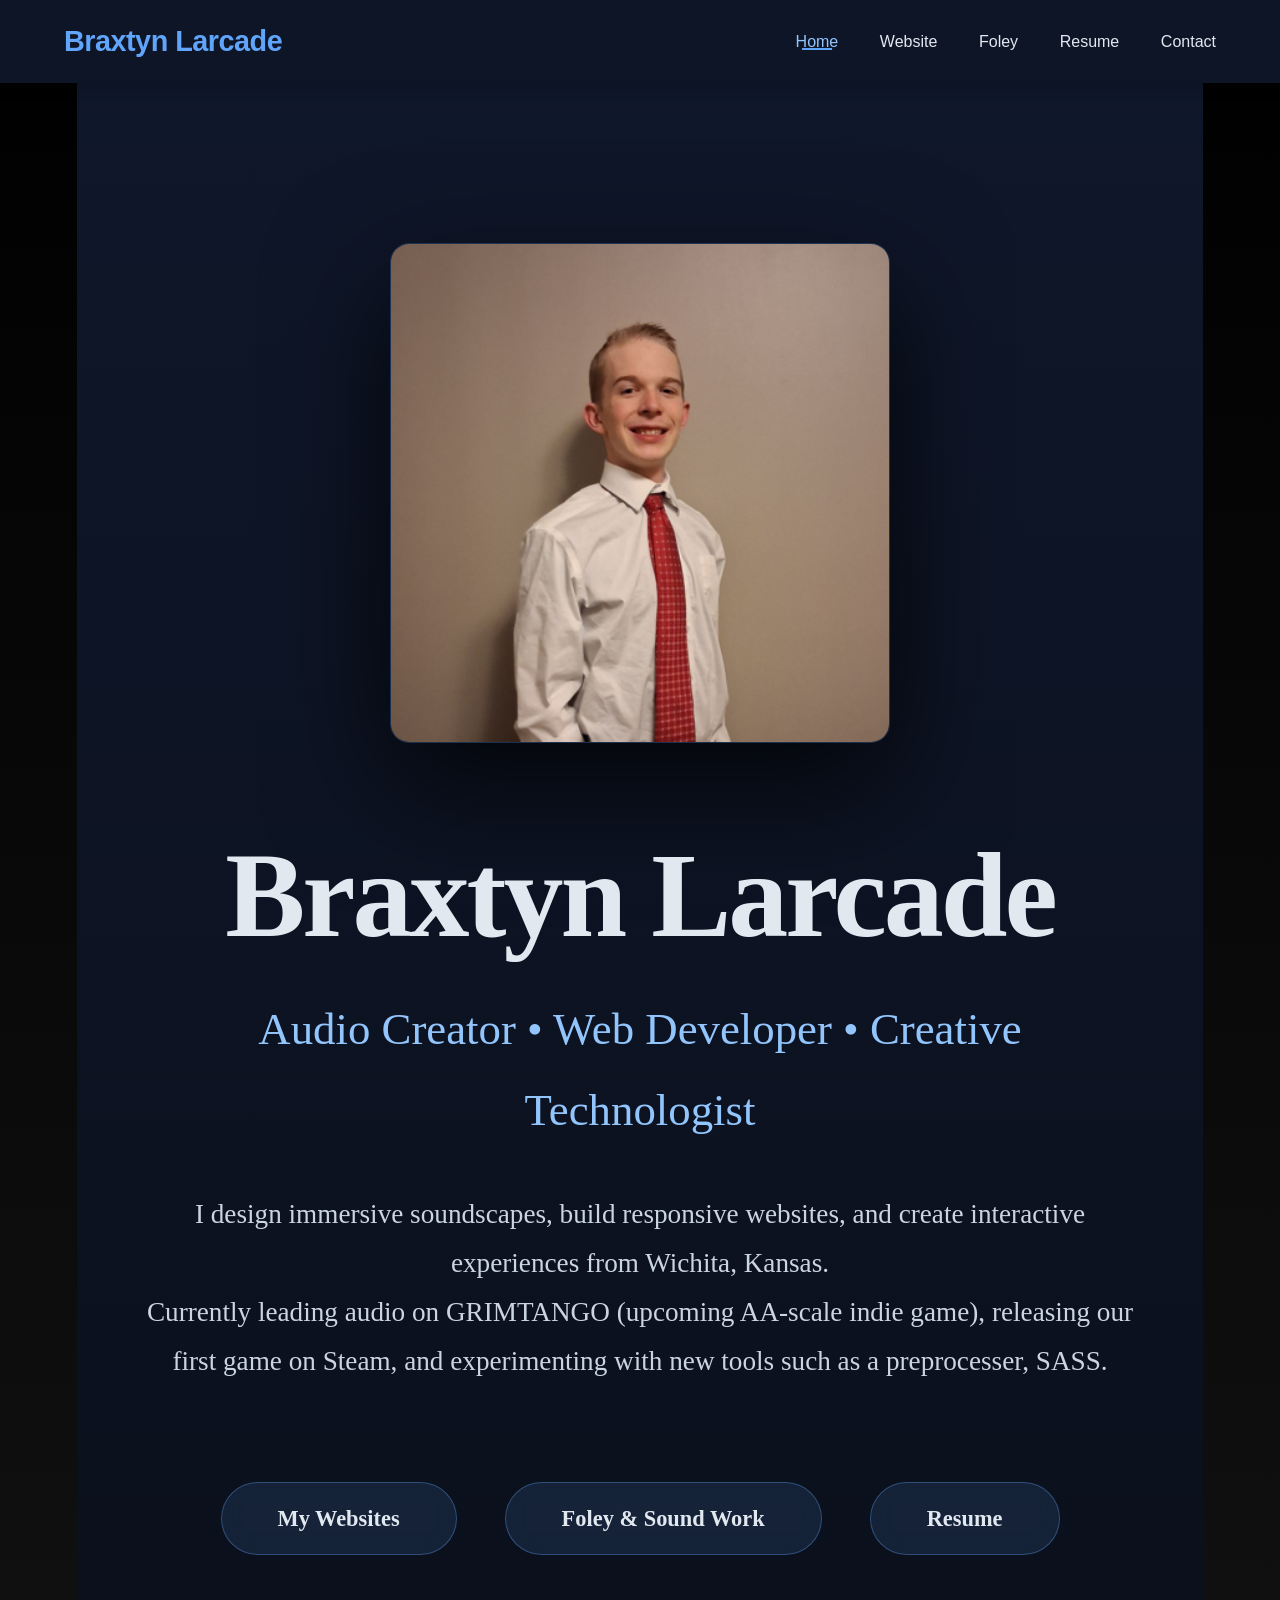
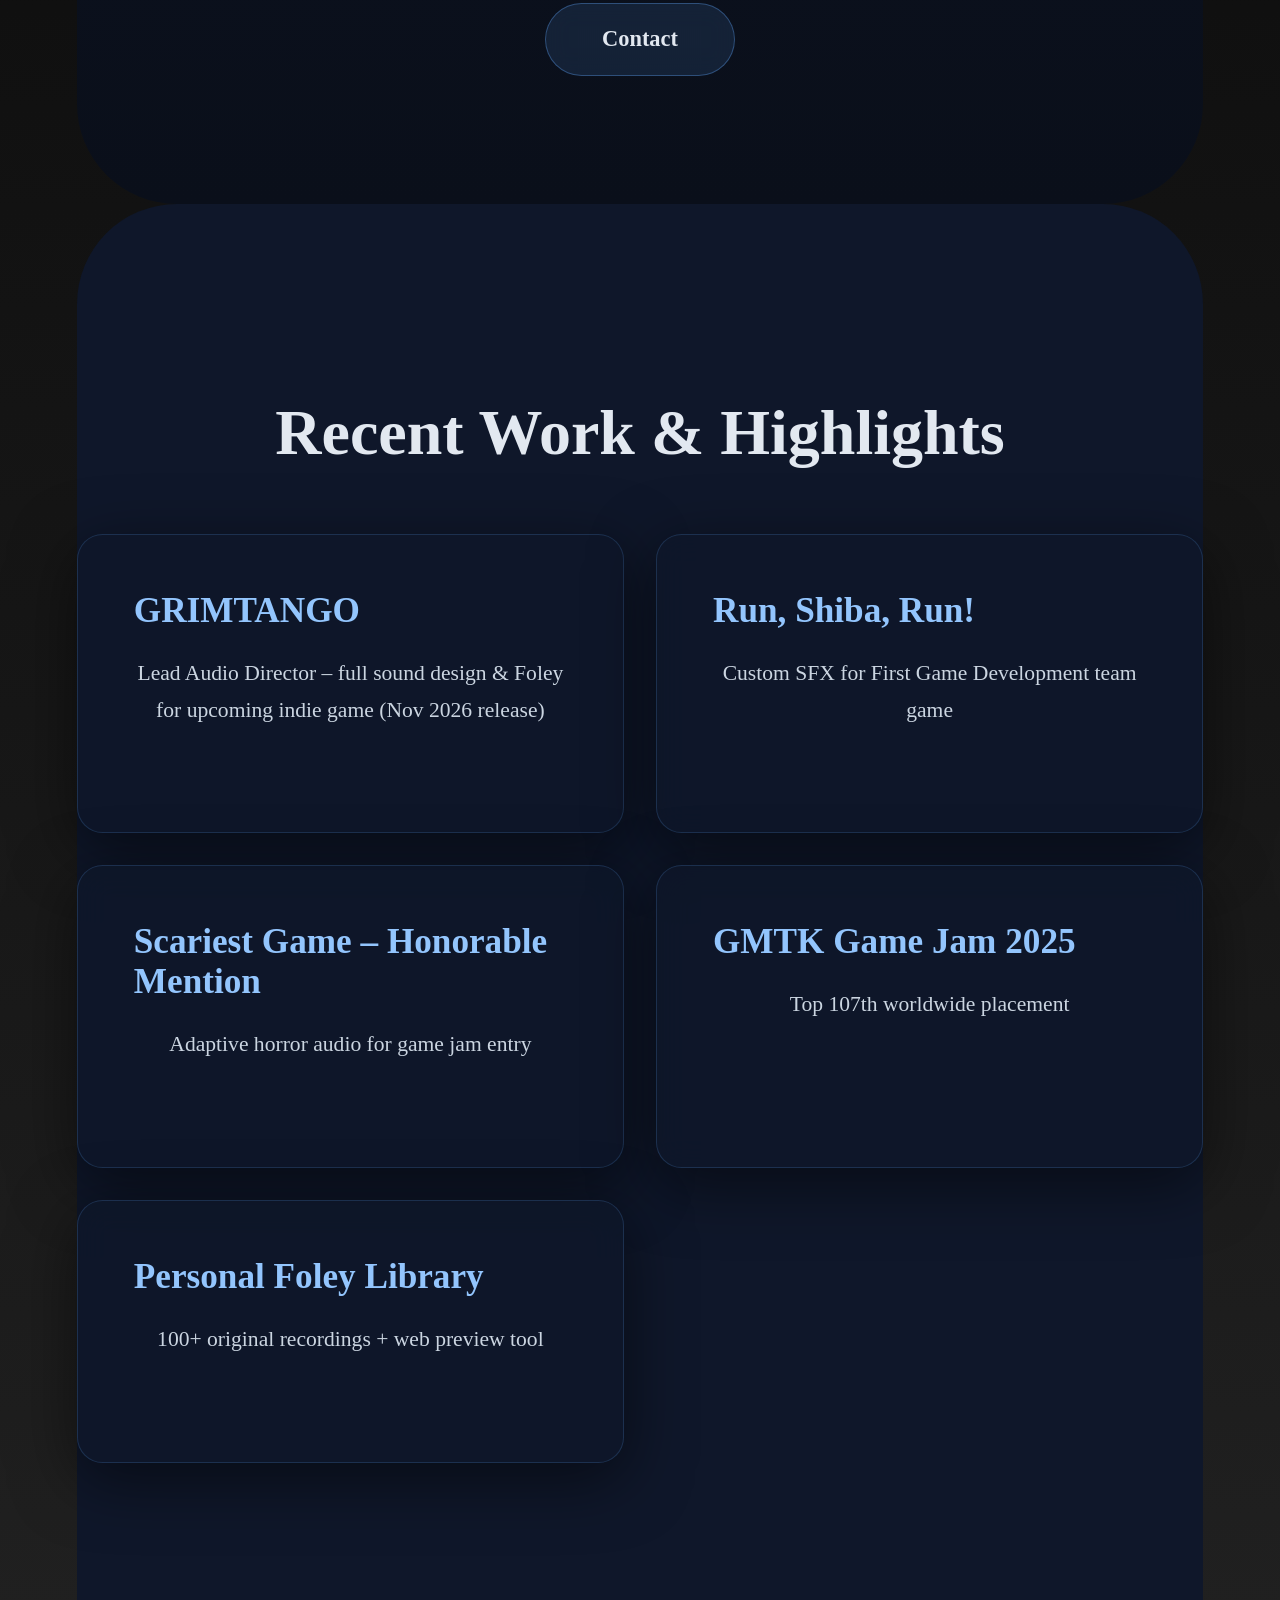
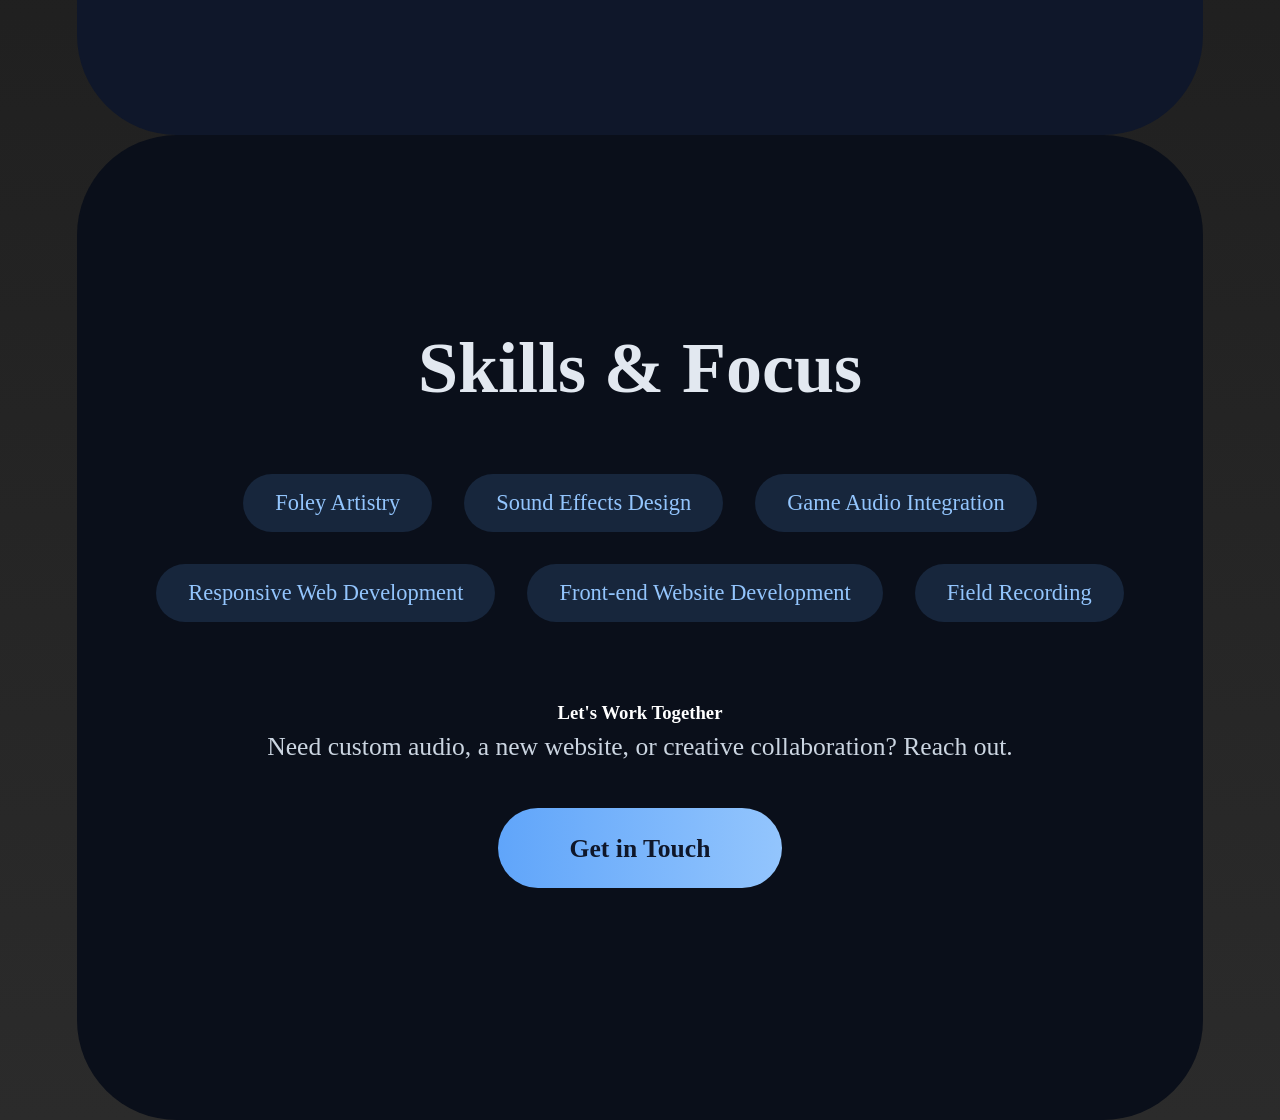
<file: index.html>
<!DOCTYPE html>
<html lang="en">

<head>
    <meta charset="UTF-8">
    <meta name="viewport" content="width=device-width, initial-scale=1.0">
    <title>Braxtyn Larcade | Audio, Web & Creative Developer</title>
    <link rel="stylesheet" href="css/index.css">
    <link href="https://fonts.googleapis.com/css2?family=Inter:wght@300;400;500;600;700&display=swap" rel="stylesheet">
</head>

<body class="dark-theme">
    <nav class="navbar">
        <a href="index.html" class="logo">Braxtyn Larcade</a>
        <button class="menu-toggle" aria-label="Toggle menu">☰</button>
        <ul class="nav-links">
            <li><a href="index.html" class="active">Home</a></li>
            <li><a href="website.html">Website</a></li>
            <li><a href="foley.html">Foley</a></li>
            <li><a href="resume.html">Resume</a></li>
            <li><a href="contact.html">Contact</a></li>
        </ul>
    </nav>

    <main class="home-main">
        <section class="hero-section">
            <div class="hero-content">
                <img src="images/portfolio-image.png" alt="Braxtyn Larcade – Creative Work" class="hero-image">
                <h1>Braxtyn Larcade</h1>
                <p class="tagline">
                    Audio Creator • Web Developer • Creative Technologist
                </p>
                <p class="intro">
                    I design immersive soundscapes, build responsive websites, and create interactive experiences from
                    Wichita, Kansas.<br>
                    Currently leading audio on GRIMTANGO (upcoming AA-scale indie game), releasing our first game on
                    Steam,
                    and experimenting with new tools such as a preprocesser, SASS.
                </p>

                <div class="quick-links">
                    <a href="websites.html" class="quick-link">My Websites</a>
                    <a href="foley.html" class="quick-link">Foley & Sound Work</a>
                    <a href="resume.html" class="quick-link">Resume</a>
                    <a href="#contact-link" class="quick-link">Contact</a>
                </div>
            </div>
        </section>

        <!-- Highlights / Recent Work -->
        <section class="highlights-section">
            <h2>Recent Work & Highlights</h2>
            <div class="highlights-grid">
                <div class="highlight-card">
                    <h3>GRIMTANGO</h3>
                    <p>Lead Audio Director – full sound design & Foley for upcoming indie game (Nov 2026 release)</p>
                </div>
                <div class="highlight-card">
                    <h3>Run, Shiba, Run!</h3>
                    <p>Custom SFX for First Game Development team game</p>
                </div>
                <div class="highlight-card">
                    <h3>Scariest Game – Honorable Mention</h3>
                    <p>Adaptive horror audio for game jam entry</p>
                </div>
                <div class="highlight-card">
                    <h3>GMTK Game Jam 2025</h3>
                    <p>Top 107th worldwide placement</p>
                </div>
                <div class="highlight-card">
                    <h3>Personal Foley Library</h3>
                    <p>100+ original recordings + web preview tool</p>
                </div>
            </div>
        </section>

        <!-- Quick Skills / CTA -->
        <section class="cta-section">
            <h2>Skills & Focus</h2>
            <div class="skills-grid">
                <span>Foley Artistry</span>
                <span>Sound Effects Design</span>
                <span>Game Audio Integration</span>
                <span>Responsive Web Development</span>
                <span>Front-end Website Development</span>
                <span>Field Recording</span>
            </div>

            <div class="cta-block">
                <h3>Let's Work Together</h3>
                <p>Need custom audio, a new website, or creative collaboration? Reach out.</p>
                <a href="#contact-link" class="cta-button">Get in Touch</a>
            </div>
        </section>
    </main>
    <script src="js/script.js"></script>
    <script src="js/home.js"></script>
</body>

</html>
</file>
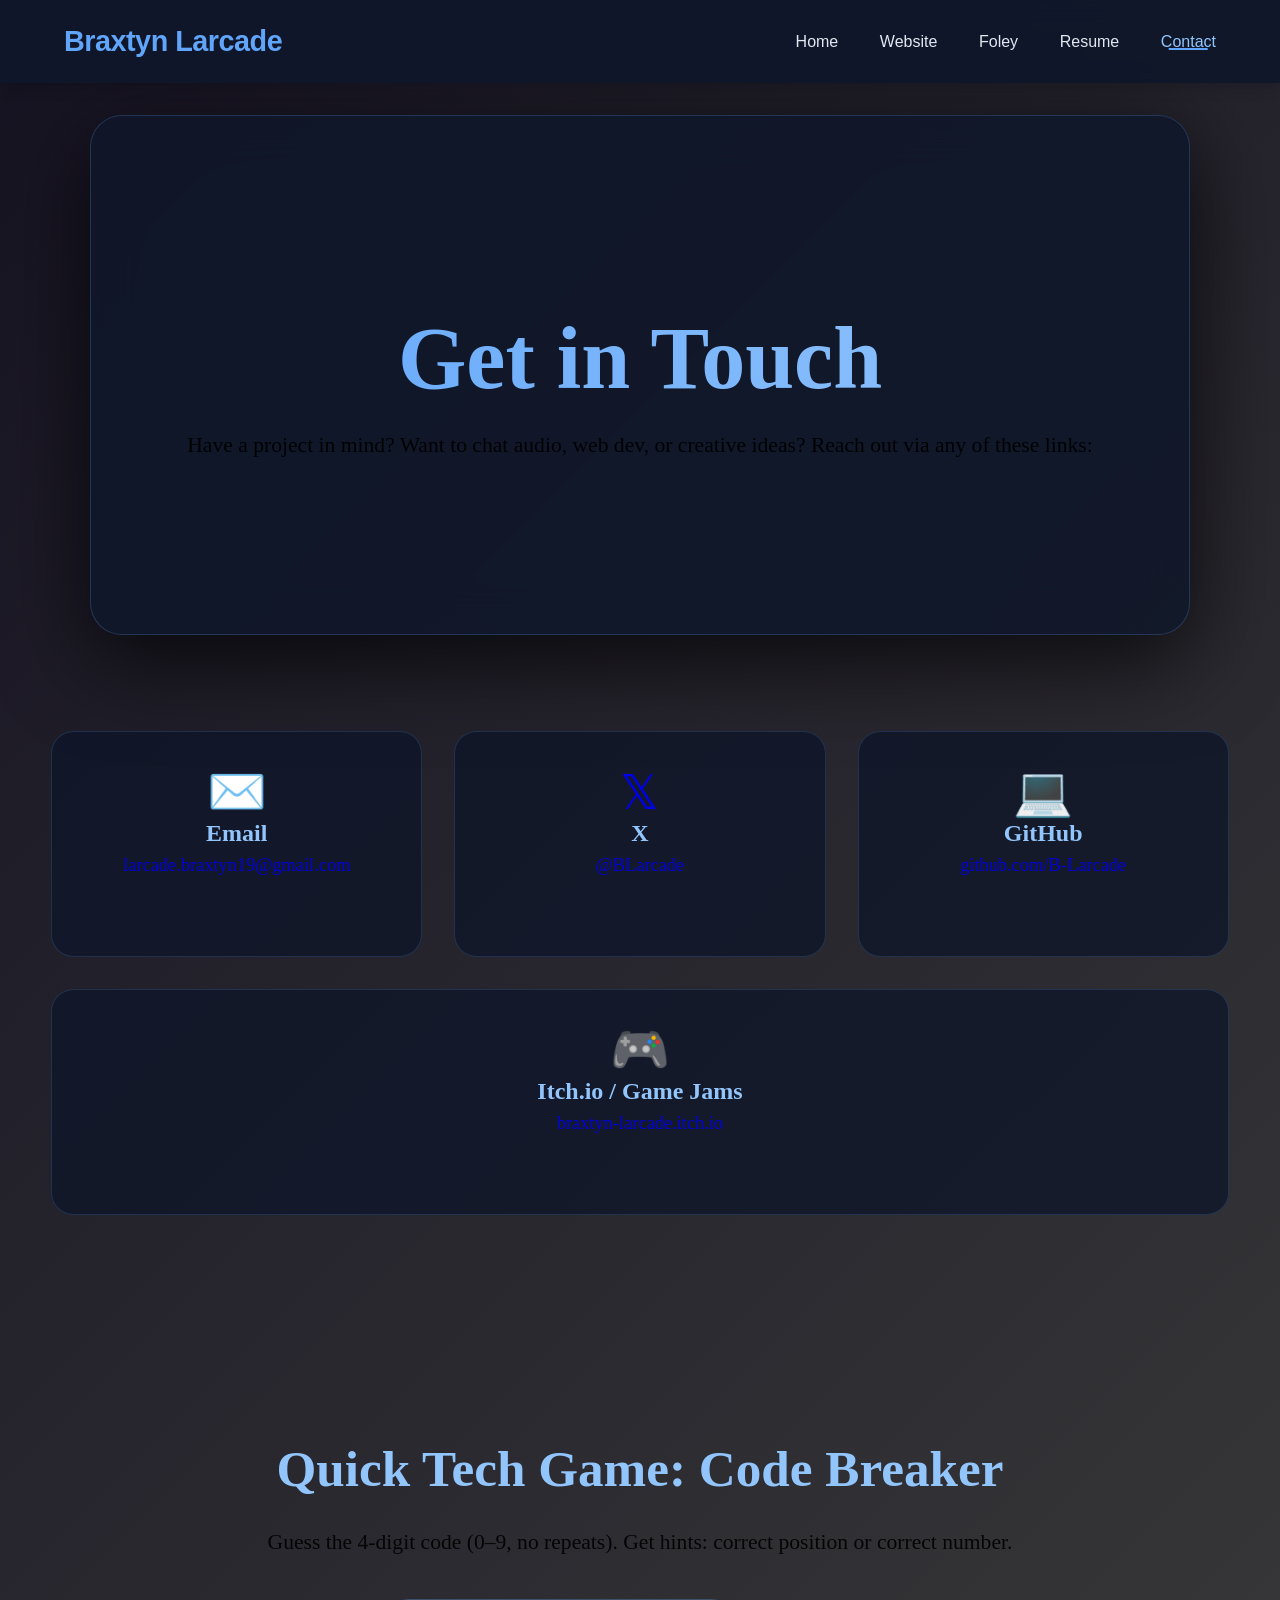
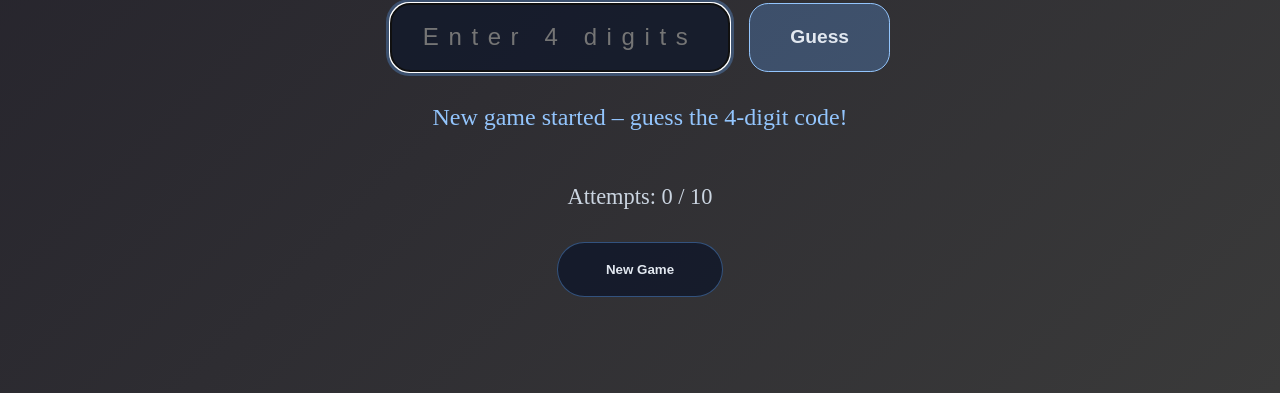
<file: contact.html>
<!DOCTYPE html>
<html lang="en">

<head>
    <meta charset="UTF-8">
    <meta name="viewport" content="width=device-width, initial-scale=1.0">
    <title>Contact | Braxtyn Larcade</title>
    <link rel="stylesheet" href="css/contact.css">
    <link href="https://fonts.googleapis.com/css2?family=Inter:wght@300;400;500;600;700&display=swap" rel="stylesheet">
</head>

<body class="dark-theme">
    <nav class="navbar">
        <a href="#" class="logo">Braxtyn Larcade</a>
        <button class="menu-toggle" aria-label="Toggle menu">☰</button>
        <ul class="nav-links">
            <li><a href="index.html">Home</a></li>
            <li><a href="website.html">Website</a></li>
            <li><a href="foley.html">Foley</a></li>
            <li><a href="resume.html">Resume</a></li>
            <li><a href="contact.html" class="active">Contact</a></li>
        </ul>
    </nav>

    <!-- Dark gradient background -->
    <div class="dark-bg"></div>

    <main class="contact-main">
        <header class="page-header glass-card">
            <h1>Get in Touch</h1>
            <p>
                Have a project in mind? Want to chat audio, web dev, or creative ideas? Reach out via any of these
                links:
            </p>
        </header>

        <section class="contact-section glass-card">
            <div class="contact-info">
                <a href="mailto:larcade.braxtyn19@gmail.com" class="contact-item">
                    <span class="icon">✉️</span>
                    <div>
                        <strong>Email</strong>
                        <p>larcade.braxtyn19@gmail.com</p>
                    </div>
                </a>

                <a href="https://x.com/BLarcade" target="_blank" class="contact-item">
                    <span class="icon">𝕏</span>
                    <div>
                        <strong>X</strong>
                        <p>@BLarcade</p>
                    </div>
                </a>

                <a href="https://github.com/B-Larcade" target="_blank" class="contact-item">
                    <span class="icon">💻</span>
                    <div>
                        <strong>GitHub</strong>
                        <p>github.com/B-Larcade</p>
                    </div>
                </a>

                <a href="https://braxtyn-larcade.itch.io" target="_blank" class="contact-item">
                    <span class="icon">🎮</span>
                    <div>
                        <strong>Itch.io / Game Jams</strong>
                        <p>braxtyn-larcade.itch.io</p>
                    </div>
                </a>
            </div>
        </section>

        <!-- Code Breaker Game – now in place of the form -->
        <section class="game-section glass-card">
            <h2>Quick Tech Game: Code Breaker</h2>
            <p>Guess the 4-digit code (0–9, no repeats). Get hints: correct position or correct number.</p>

            <div class="code-breaker">
                <div class="input-area">
                    <input type="text" id="guess-input" maxlength="4" placeholder="Enter 4 digits">
                    <button id="submit-guess">Guess</button>
                </div>
                <div id="feedback" class="feedback"></div>
                <div id="attempts">Attempts: 0 / 10</div>
                <button id="new-game" class="new-game-btn">New Game</button>
            </div>
        </section>
    </main>
    <script src="js/script.js"></script>
    <script src="js/contact.js"></script>
</body>

</html>
</file>
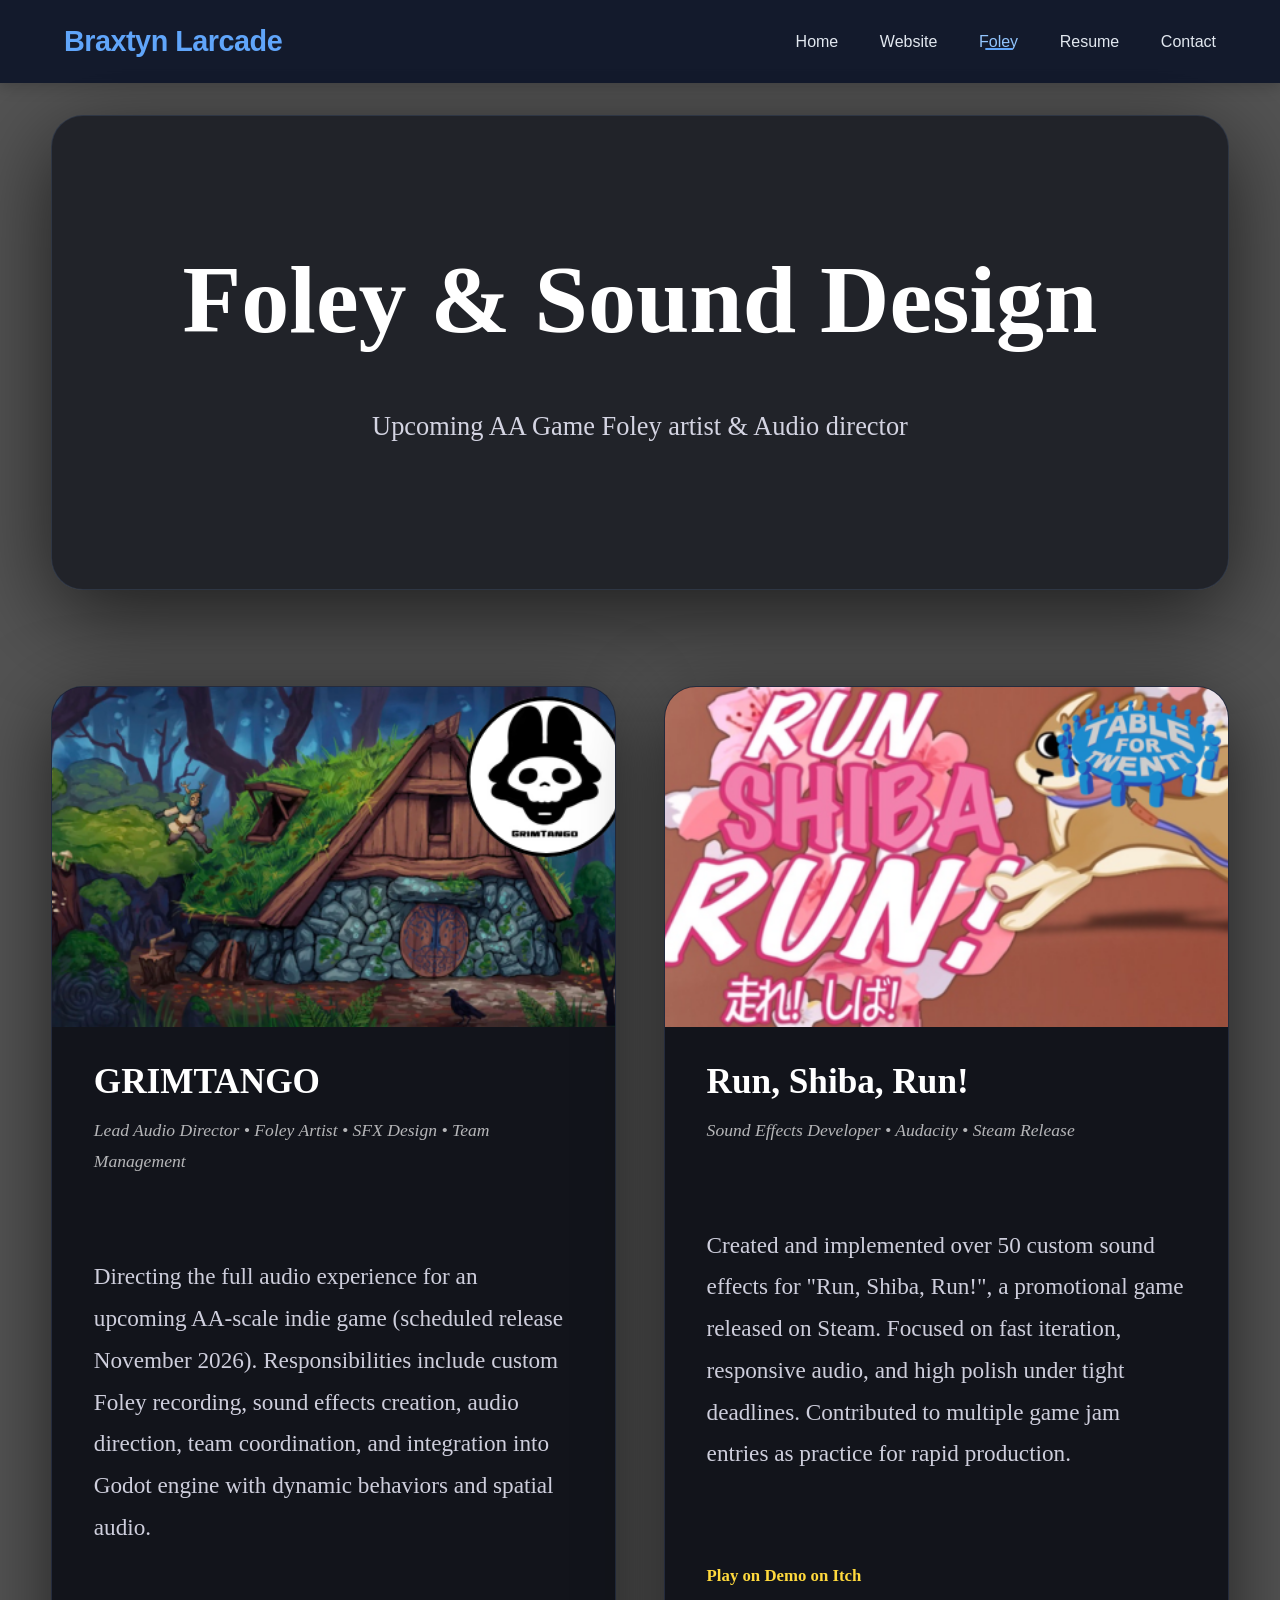
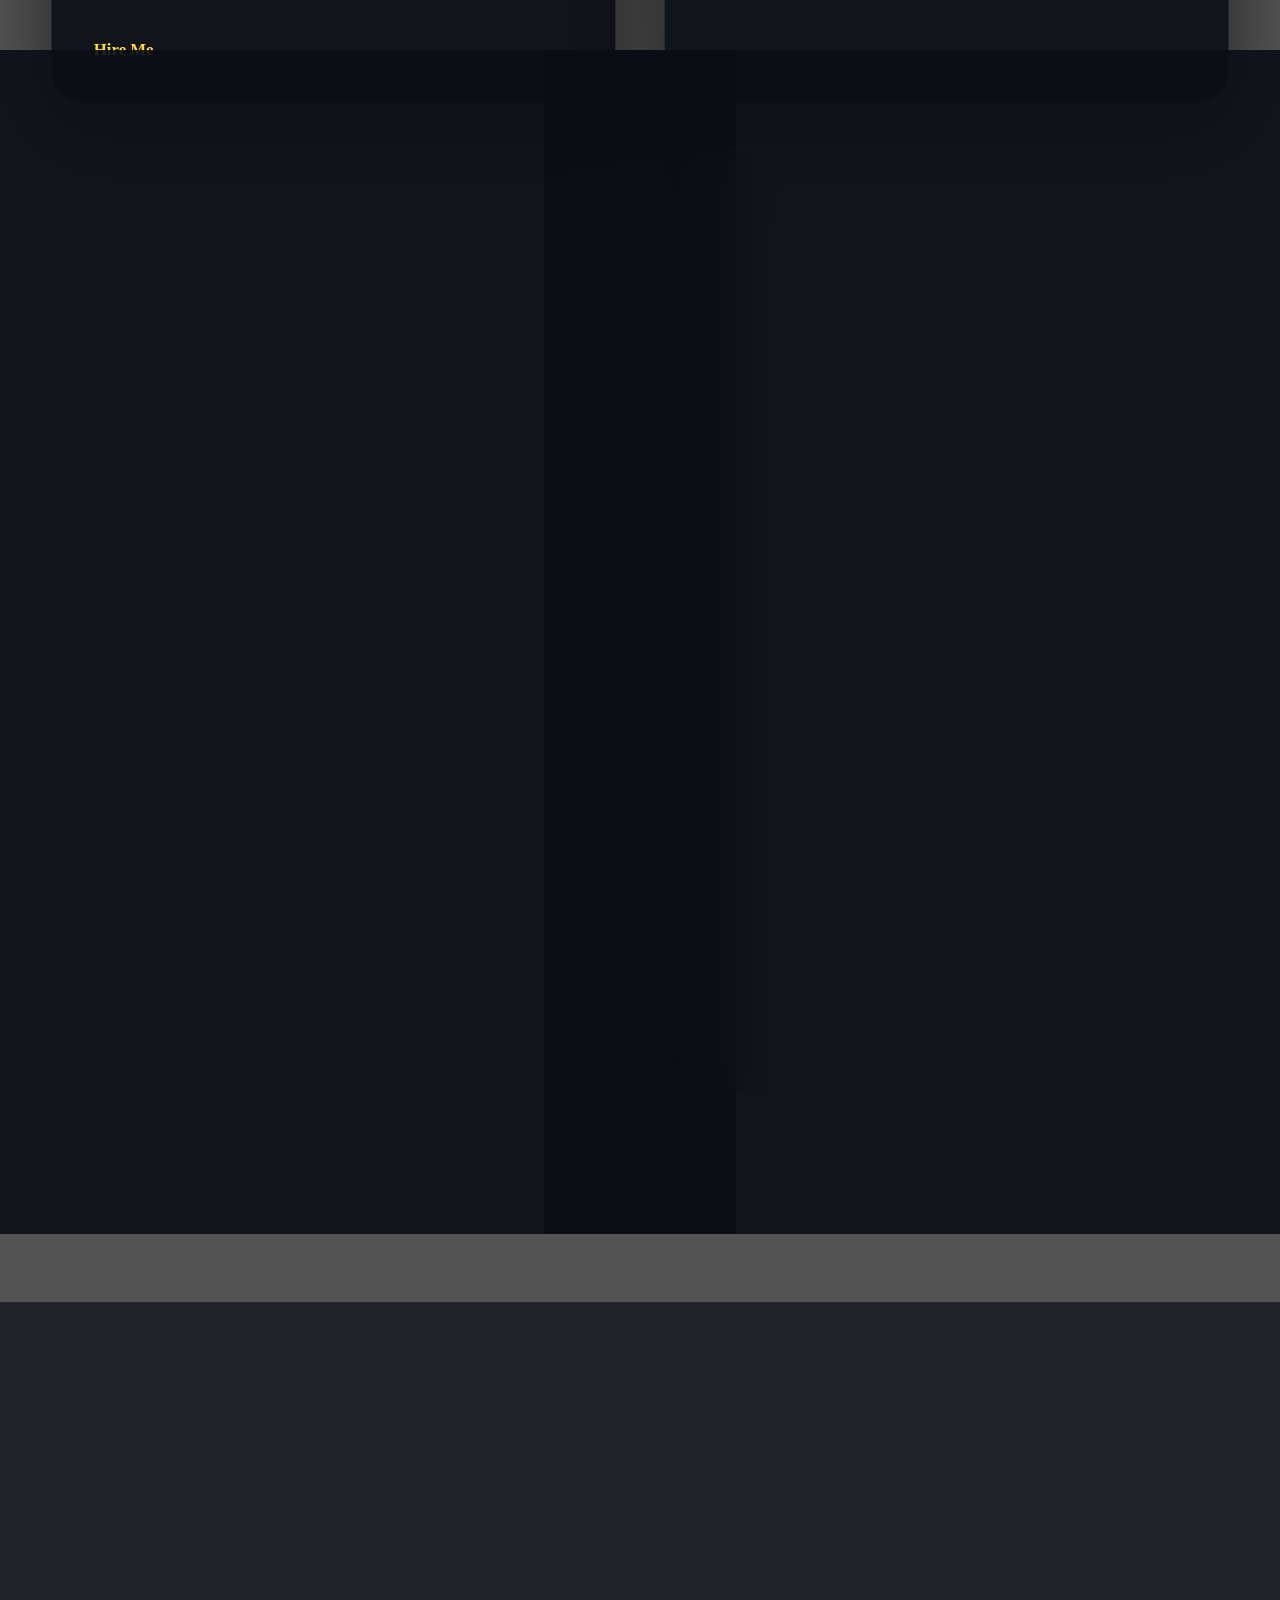
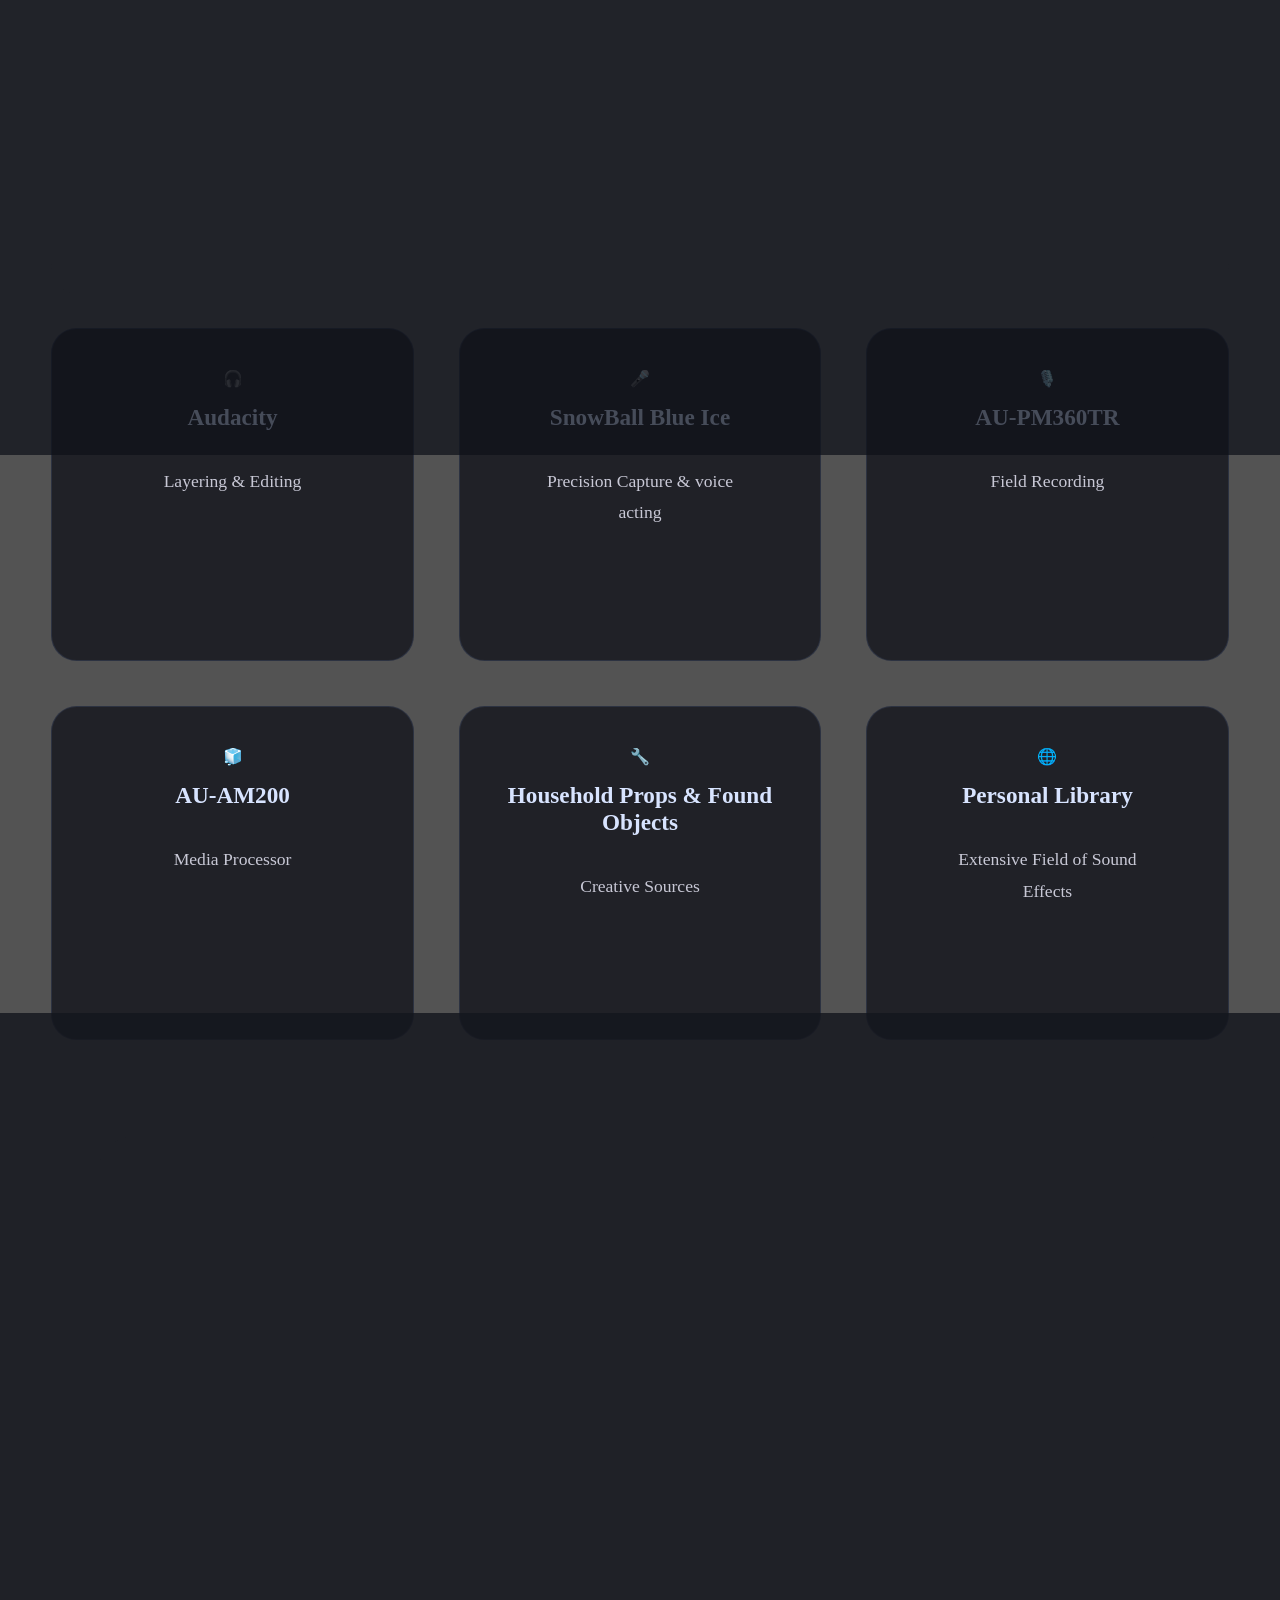
<file: foley.html>
<!DOCTYPE html>
<html lang="en">

<head>
    <meta charset="UTF-8">
    <meta name="viewport" content="width=device-width, initial-scale=1.0">
    <title>Foley & Sound Design | Braxtyn Larcade</title>
    <link rel="stylesheet" href="css/foley.css">
    <link href="https://fonts.googleapis.com/css2?family=Inter:wght@300;400;500;600;700&display=swap" rel="stylesheet">
</head>

<body class="dark-theme">
    <nav class="navbar">
        <a href="index.html" class="logo">Braxtyn Larcade</a>
        <button class="menu-toggle" aria-label="Toggle menu">☰</button>
        <ul class="nav-links">
            <li><a href="index.html">Home</a></li>
            <li><a href="website.html">Website</a></li>
            <li><a href="foley.html" class="active">Foley</a></li>
            <li><a href="resume.html">Resume</a></li>
            <li><a href="contact.html">Contact</a></li>
        </ul>
    </nav>

    <!-- Fireworks background canvas (blurred for softness) -->
    <canvas id="fireworks-canvas" class="background-canvas"></canvas>

    <main class="foley-main">
        <!-- Hero / Header -->
        <section class="hero-section glass-card">
            <h1 class="title-with-bg">Foley & Sound Design</h1>
            <p class="lead">
                Upcoming AA Game Foley artist & Audio director
            </p>
        </section>

        <!-- Projects Grid -->
        <section class="websites-grid">
            <article class="website-card glass-card">
                <div class="card-image">
                    <img src="images/grimtango-placeholder.png" alt="GRIMTANGO Audio"
                        onerror="this.src='https://via.placeholder.com/460x260/1a1e2a/ffffff?text=GRIMTANGO'">
                </div>
                <h3>GRIMTANGO</h3>
                <p class="tech">Lead Audio Director • Foley Artist • SFX Design • Team Management</p>
                <p>
                    Directing the full audio experience for an upcoming AA-scale indie game (scheduled release November
                    2026). Responsibilities include custom Foley recording, sound effects creation, audio direction,
                    team coordination, and integration into Godot engine with dynamic behaviors and spatial audio.
                </p>
                <div class="card-links">
                    <a href="contact.html" target="_blank">Hire Me</a>
                </div>
            </article>

            <article class="website-card glass-card">
                <div class="card-image">
                    <img src="images/shiba-placeholder.png" alt="Run Shiba Run SFX"
                        onerror="this.src='https://via.placeholder.com/460x260/1a1e2a/ffffff?text=Run+Shiba+Run'">
                </div>
                <h3>Run, Shiba, Run!</h3>
                <p class="tech">Sound Effects Developer • Audacity • Steam Release</p>
                <p>
                    Created and implemented over 50 custom sound effects for "Run, Shiba, Run!", a promotional game
                    released on Steam. Focused on fast iteration, responsive audio, and high polish under tight
                    deadlines. Contributed to multiple game jam entries as practice for rapid production.
                </p>
                <div class="card-links">
                    <a href="https://generalisk.itch.io/run-shiba-run" target="_blank">Play on Demo on Itch</a>
                </div>
            </article>

            <article class="website-card glass-card">
                <div class="card-image">
                    <img src="images/horror-jam-placeholder.png" alt="Horror Game Jam"
                        onerror="this.src='https://via.placeholder.com/460x260/1a1e2a/ffffff?text=Horror+Jam'">
                </div>
                <h3>Scariest Game – Honorable Mention</h3>
                <p class="tech">Sound Designer • Adaptive Horror Audio • Godot</p>
                <p>
                    Designed layered ambient tension, dynamic scare triggers, and immersive horror soundscapes for a
                    game jam entry. Earned Honorable Mention for Scariest Game. Focused on psychological audio design
                    and player-driven reactivity.
                </p>
                <div class="card-links">
                    <a href="https://fresh4.itch.io/gorefactory" target="_blank">Play on Itch.io</a>
                </div>
            </article>

            <article class="website-card glass-card">
                <div class="card-image">
                    <img src="images/jam-placeholder.png" alt="GMTK Jam"
                        onerror="this.src='https://via.placeholder.com/460x260/1a1e2a/ffffff?text=GMTK+Jam'">
                </div>
                <h3>GMTK Game Jam 2025</h3>
                <p class="tech">Career Starter • SFX & Ambience • Rapid Prototyping</p>
                <p>
                    Created sound effects for the first game in this career, kickstarted the notibility for the rest of
                    these more recent creation. Also, created the knowlege and prestige in Foley and Sound Effects
                    creation.
                    <br>
                    <br>
                    <br>
                </p>
                <div class="card-links">
                    <a href="https://cabycat.itch.io/death-of-the-flower" target="_blank">Play Entry</a>
                </div>
            </article>
        </section>

        <!-- Tools & Workflow Section -->
        <section class="tools-section glass-card">
            <div class="hero-section" id="tools">
                <h2>Tools & Workflow</h2>
                <p class="tools-intro">
                    I combine professional software with creative real-world recording techniques to achieve authentic,
                    high-quality sound.
                </p>
            </div>
            <div class="tools-grid">
                <div class="tool-item glass-inner">
                    <span class="tool-icon">🎧</span>
                    <strong>Audacity</strong>
                    <p>Layering & Editing</p>
                </div>
                <div class="tool-item glass-inner">
                    <span class="tool-icon">🎤</span>
                    <strong>SnowBall Blue Ice</strong>
                    <p>Precision Capture & voice acting</p>
                </div>
                <div class="tool-item glass-inner">
                    <span class="tool-icon">🎙️</span>
                    <strong>AU-PM360TR</strong>
                    <p>Field Recording</p>
                </div>
                <div class="tool-item glass-inner">
                    <span class="tool-icon">🧊</span>
                    <strong>AU-AM200</strong>
                    <p>Media Processor</p>
                </div>
                <div class="tool-item glass-inner">
                    <span class="tool-icon">🔧</span>
                    <strong>Household Props & Found Objects</strong>
                    <p>Creative Sources</p>
                </div>
                <div class="tool-item glass-inner">
                    <span class="tool-icon">🌐</span>
                    <strong>Personal Library</strong>
                    <p>Extensive Field of Sound Effects</p>
                </div>
            </div>
        </section>

        <!-- CTA Section -->
        <section class="cta-section glass-card">
            <h2>Ready to Make Your Project Sound Unforgettable?</h2>
            <p>
                When people see <b>Your game</b>, the sound effects make the game — I’d love to collaborate and
                bring your vision to life with custom Foley and sound design.
            </p>
            <a href="#contact-link" class="cta-button">Let's Talk Audio</a>
        </section>
    </main>

    <script src="js/script.js"></script>
</body>

</html>
</file>
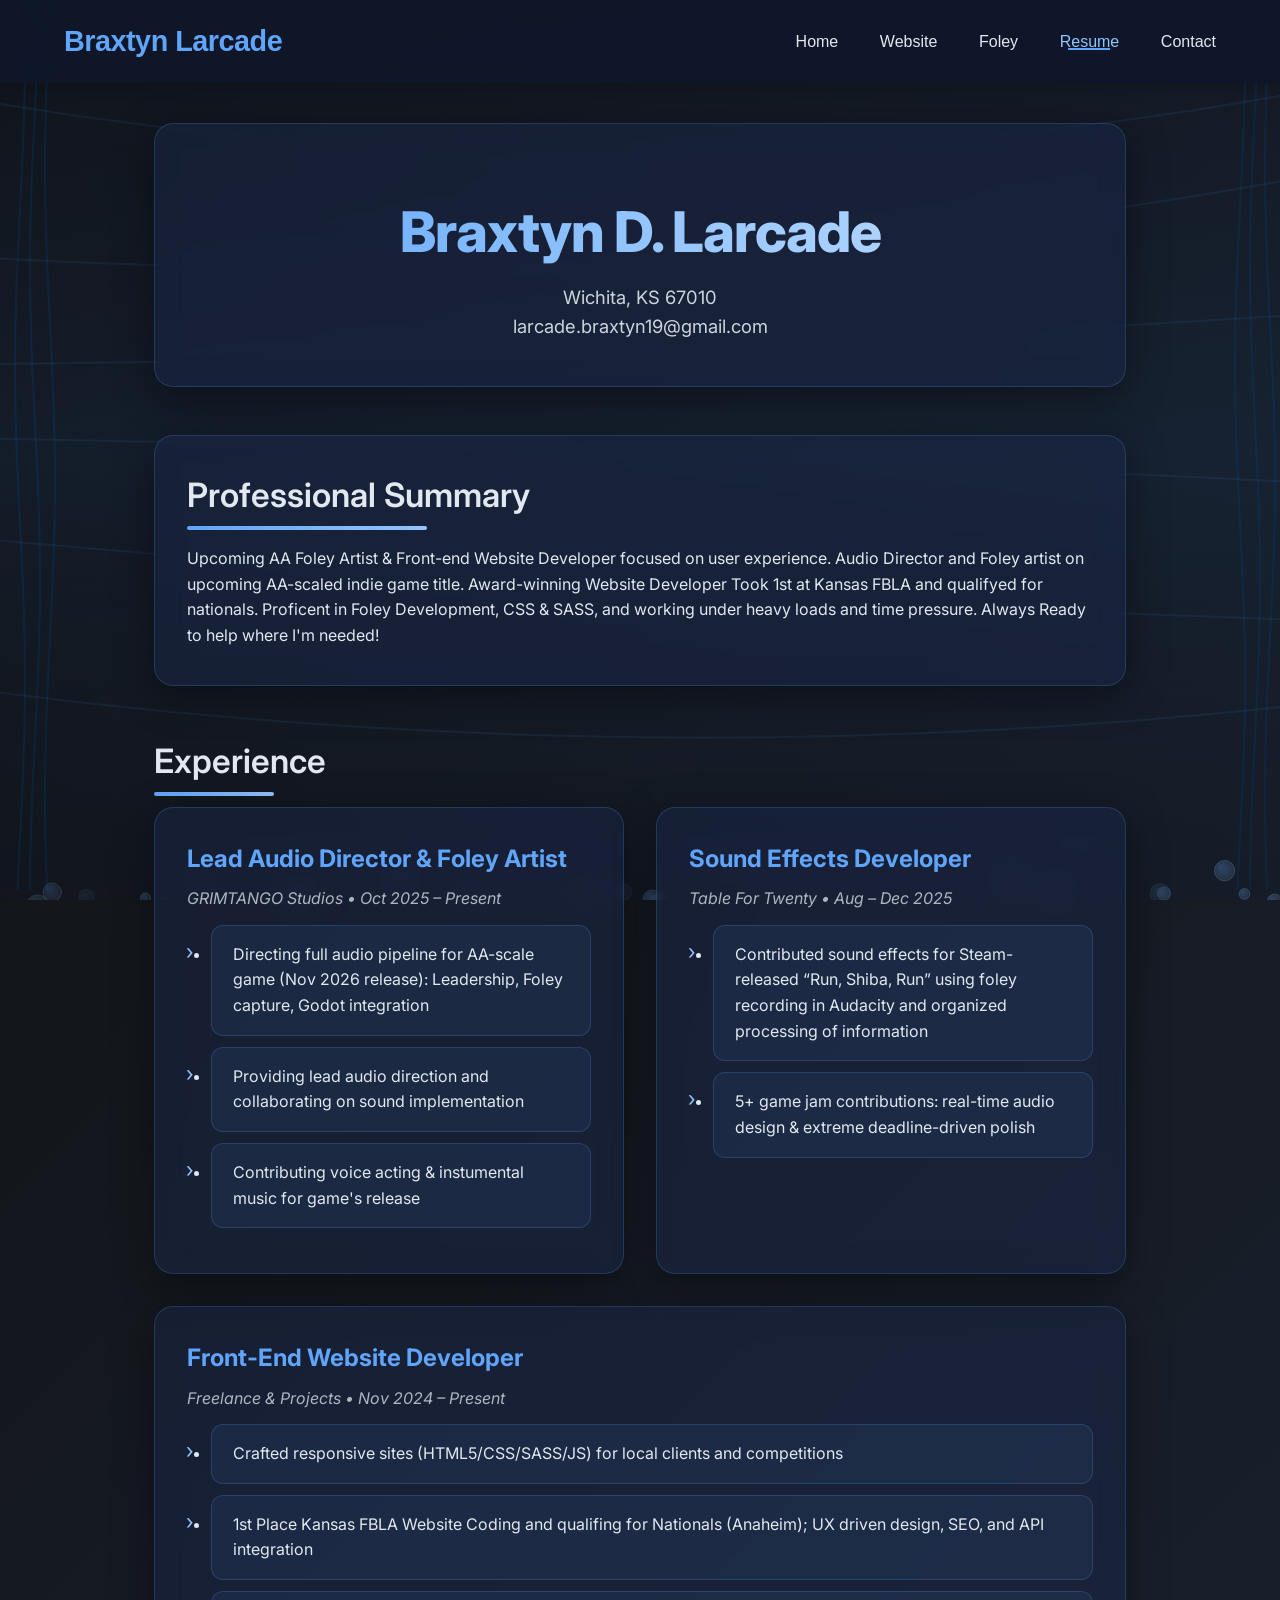
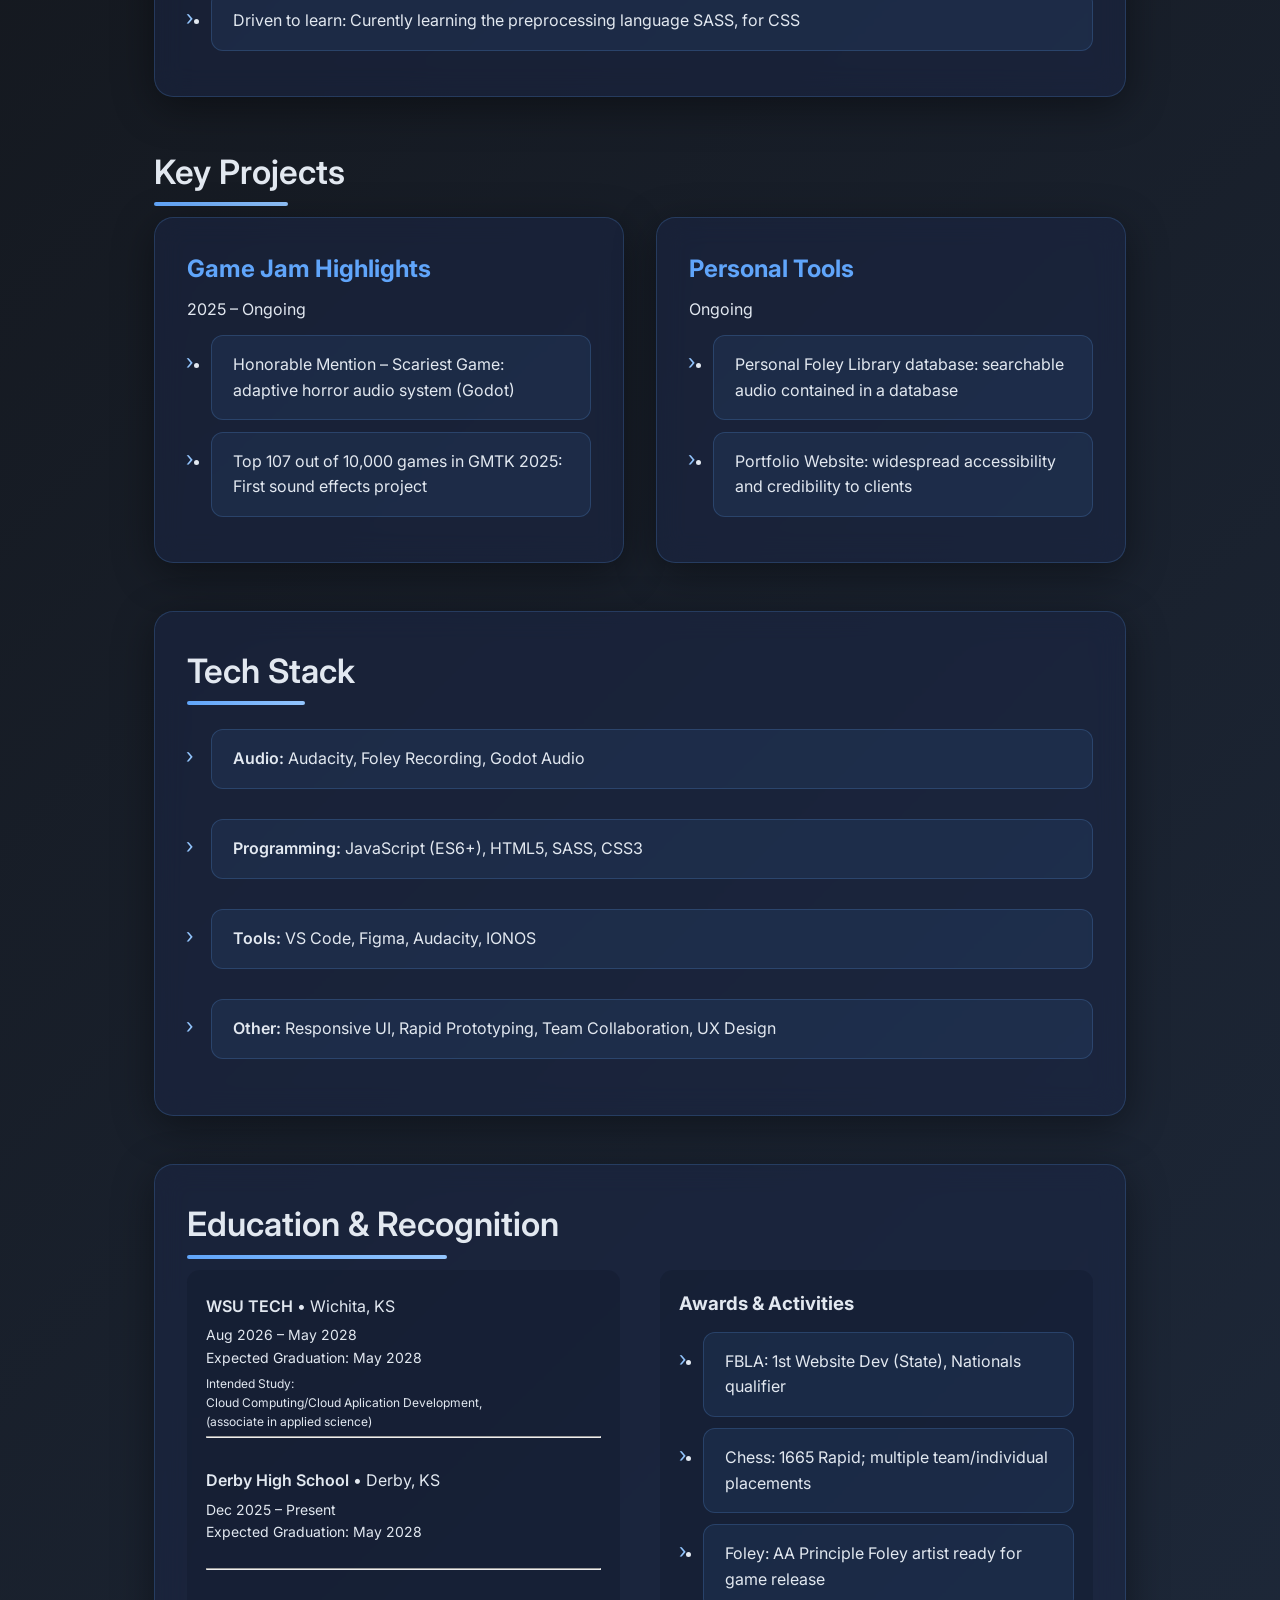
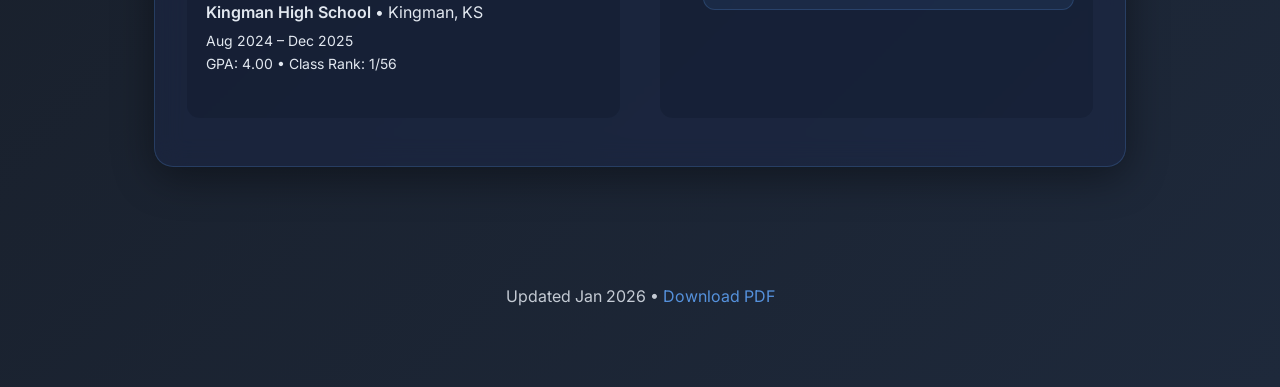
<file: resume.html>
<!DOCTYPE html>
<html lang="en">

<head>
    <meta charset="UTF-8">
    <meta name="viewport" content="width=device-width, initial-scale=1.0">
    <title>Resume | Braxtyn Larcade | Portfolio</title>
    <link rel="stylesheet" href="css/resume.css">
    <!-- Google Fonts for modern look -->
    <link href="https://fonts.googleapis.com/css2?family=Inter:wght@300;400;500;600;700&display=swap" rel="stylesheet">
</head>

<body class="dark-theme">
    <nav class="navbar">
        <a href="index.html" class="logo">Braxtyn Larcade</a>
        <button class="menu-toggle" aria-label="Toggle menu">☰</button>
        <ul class="nav-links">
            <li class="nav-selector"><a href="index.html" class="nav-hyperlinks">Home</a></li>
            <li class="nav-selector"><a href="website.html" class="nav-hyperlinks">Website</a></li>
            <li class="nav-selector"><a href="foley.html" class="nav-hyperlinks">Foley</a></li>
            <li class="nav-selector"><a href="resume.html" class="active nav-hyperlinks">Resume</a></li>
            <li class="nav-selector"><a href="contact.html" class="nav-hyperlinks">Contact</a></li>
        </ul>
    </nav>

    <main class="resume-container">
        <header class="resume-header glass-card">
            <h1>Braxtyn D. Larcade</h1>
            <p class="contact-info">
                Wichita, KS 67010<br>
                larcade.braxtyn19@gmail.com
            </p>
        </header>

        <section class="summary glass-card">
            <h2>Professional Summary</h2>
            <p>Upcoming AA Foley Artist & Front-end Website Developer focused on user experience. Audio Director and
                Foley artist on upcoming AA-scaled indie game title. Award-winning Website Developer Took 1st at Kansas
                FBLA and qualifyed for nationals. Proficent in Foley Development, CSS & SASS, and working under heavy
                loads and time pressure. Always Ready to help where I'm needed!</p>
        </section>

        <section class="experience">
            <h2>Experience</h2>
            <div class="experience-grid">
                <article class="job glass-card">
                    <h3>Lead Audio Director & Foley Artist</h3>
                    <p class="company-dates">GRIMTANGO Studios • Oct 2025 – Present</p>
                    <ul>
                        <li>Directing full audio pipeline for AA-scale game (Nov 2026 release): Leadership, Foley
                            capture, Godot integration</li>
                        <li>Providing lead audio direction and collaborating on sound implementation</li>
                        <li>Contributing voice acting & instumental music for game's release</li>
                    </ul>
                </article>

                <article class="job glass-card">
                    <h3>Sound Effects Developer</h3>
                    <p class="company-dates">Table For Twenty • Aug – Dec 2025</p>
                    <ul>
                        <li>Contributed sound effects for Steam-released “Run, Shiba, Run” using foley recording in
                            Audacity and organized processing of information</li>
                        <li>5+ game jam contributions: real-time audio design & extreme deadline-driven polish</li>
                    </ul>
                </article>

                <article class="job glass-card wide-card">
                    <h3>Front-End Website Developer</h3>
                    <p class="company-dates">Freelance & Projects • Nov 2024 – Present</p>
                    <ul>
                        <li>Crafted responsive sites (HTML5/CSS/SASS/JS) for local clients and competitions</li>
                        <li>1st Place Kansas FBLA Website Coding and qualifing for Nationals (Anaheim); UX driven
                            design, SEO, and API integration</li>
                        <li>Driven to learn: Curently learning the preprocessing language SASS, for CSS </li>
                    </ul>
                </article>
            </div>
        </section>

        <section class="projects">
            <h2>Key Projects</h2>
            <div class="projects-grid">
                <div class="project-card glass-card">
                    <h3>Game Jam Highlights</h3>
                    <p>2025 – Ongoing</p>
                    <ul>
                        <li>Honorable Mention – Scariest Game: adaptive horror audio system (Godot)</li>
                        <li>Top 107 out of 10,000 games in GMTK 2025: First sound effects project</li>
                    </ul>
                </div>
                <div class="project-card glass-card">
                    <h3>Personal Tools</h3>
                    <p>Ongoing</p>
                    <ul>
                        <li>Personal Foley Library database: searchable audio contained in a database</li>
                        <li>Portfolio Website: widespread accessibility and credibility to clients</li>
                    </ul>
                </div>
            </div>
        </section>

        <section class="skills glass-card">
            <h2>Tech Stack</h2>
            <ul class="skills-list">
                <li><strong>Audio:</strong> Audacity, Foley Recording, Godot Audio</li>
                <li><strong>Programming:</strong> JavaScript (ES6+), HTML5, SASS, CSS3</li>
                <li><strong>Tools:</strong> VS Code, Figma, Audacity, IONOS</li>
                <li><strong>Other:</strong> Responsive UI, Rapid Prototyping, Team Collaboration, UX Design</li>
            </ul>
        </section>

        <section class="education-awards glass-card">
            <h2>Education & Recognition</h2>
            <div class="split-columns">
                <div class="edu-column glass-inner">
                    <div class="edu-item">
                        <p><strong>WSU TECH</strong> • Wichita, KS</p>
                        <p class="paragraph-verion-1">Aug 2026 – May 2028<br>Expected Graduation: May 2028</p>
                        <p class="paragraph-verion-2">Intended Study: <br> Cloud Computing/Cloud Aplication
                            Development,<br>
                            (associate in applied science)
                        </p>
                        <hr>
                        <br>
                        <p><strong>Derby High School</strong> • Derby, KS</p>
                        <p class="paragraph-verion-1">Dec 2025 – Present<br>Expected Graduation: May 2028</p>
                    </div>
                    <hr>
                    <br>
                    <div class="edu-item">
                        <p><strong>Kingman High School</strong> • Kingman, KS</p>
                        <p class="paragraph-verion-1">Aug 2024 – Dec 2025<br>GPA: 4.00 • Class Rank: 1/56</p>
                    </div>
                </div>
                <div class="awards-column glass-inner">
                    <h3>Awards & Activities</h3>
                    <ul>
                        <li>FBLA: 1st Website Dev (State), Nationals qualifier</li>
                        <li>Chess: 1665 Rapid; multiple team/individual placements</li>
                        <li>Foley: AA Principle Foley artist ready for game release</li>
                    </ul>
                </div>
            </div>
        </section>

        <footer class="resume-footer">
            <p>Updated Jan 2026 • <a href="Braxtyn_Larcade_Resume.pdf" download>Download PDF</a></p>
        </footer>
    </main>

    <!-- Canvas for animations, DO NOT TOUCH, TOOK way too long to perfect! -->
    <canvas id="side-animation-left" class="side-animation"></canvas>
    <canvas id="ocean-canvas" class="ocean-canvas"></canvas>
    <canvas id="bubble-canvas" class="bubble-canvas"></canvas>
    <canvas id="side-animation-right" class="side-animation"></canvas>

    <script src="js/script.js"></script>
    <script src="js/resume_canvas.js"></script>
</body>

</html>
</file>
<file: css/index.css>
* {
  margin: 0;
  padding: 0;
  box-sizing: border-box;
}

.navbar,
.navbar a,
.navbar button,
.logo {
  line-height: 1;
}

.navbar {
  display: flex;
  justify-content: space-between;
  align-items: center;
  height: 5.2rem;
  padding: 0 5%;
  background-color: rgba(15, 23, 42, 0.94);
  color: #e2e8f0;
  position: sticky;
  top: 0;
  z-index: 1000;
  font-family: helvetica, arial;
  font-smooth: always;
  backdrop-filter: blur(10px);
  -webkit-backdrop-filter: blur(10px);
  box-shadow: 0 4px 14px rgba(0, 0, 0, 0.18);
}

.logo {
  font-size: 1.8rem;
  font-weight: 800;
  color: #60a5fa;
  text-decoration: none;
  letter-spacing: -0.5px;
}

.nav-links {
  display: flex;
  gap: 2.6rem;
  list-style: none;
}
.nav-links a {
  position: relative;
  font-size: 1rem;
  color: #e2e8f0;
  text-decoration: none;
  font-weight: 500;
  transition: color 0.22s ease;
}
.nav-links a::after {
  content: "";
  position: absolute;
  width: 0;
  height: 2px;
  bottom: 0;
  left: 50%;
  background: #60a5fa;
  transition: width 0.3s ease-out;
  transform: translateX(-50%);
}
.nav-links a:hover::after,
.nav-links a.active::after {
  width: 70%;
}
.nav-links a:hover,
.nav-links a.active {
  color: #93c5fd;
}

.menu-toggle {
  display: none;
  font-size: 2.2rem;
  background: none;
  border: none;
  color: #e2e8f0;
  cursor: pointer;
  padding: 0.6rem;
}

@media (max-width: 768px) {
  .menu-toggle {
    display: block;
  }
  .nav-links.active {
    transform: translateY(0);
    opacity: 1;
    visibility: visible;
    pointer-events: all;
  }
  .nav-links {
    position: absolute;
    top: 100%;
    left: 0;
    right: 0;
    flex-direction: column;
    background: rgba(15, 23, 42, 0.98);
    padding: 2rem 5% 2.5rem;
    gap: 0.8rem;
    transform: translateY(-20px);
    opacity: 0;
    visibility: hidden;
    pointer-events: none;
    transition: all 0.45s cubic-bezier(0.16, 1, 0.3, 1);
    -webkit-backdrop-filter: blur(10px);
            backdrop-filter: blur(10px);
  }
  .nav-links a {
    display: block;
    padding: 1.15rem 1.4rem;
    font-size: 1.15rem;
    border-radius: 8px;
    transition: all 0.35s ease-out;
  }
  .nav-links a:hover,
  .nav-links a.active {
    background: rgba(96, 165, 250, 0.18);
    color: #60a5fa;
    transform: 8px;
  }
  .nav-links a::after {
    display: none;
  }
}
body {
  background: linear-gradient(to bottom, black, #2b2b2b);
}

.home-main {
  max-width: 1600px;
  margin: 0 auto;
  padding: 0 6%;
}

.hero-section {
  min-height: 100vh;
  display: flex;
  align-items: center;
  justify-content: center;
  padding: 10rem 4rem 8rem;
  text-align: center;
  background: linear-gradient(to bottom, #0f172a, #0a0f1a);
  border-radius: 0 0 100px 100px;
}

.hero-content {
  max-width: 1200px;
}

.hero-image {
  width: 100%;
  max-width: 500px;
  border-radius: 1.2rem;
  margin-bottom: 5rem;
  box-shadow: 0 40px 120px rgba(0, 0, 0, 0.8);
  border: 1px solid rgba(96, 165, 250, 0.2);
  transition: all 1s;
}
.hero-image:hover {
  scale: 1.12;
}

h1 {
  font-size: 7.5rem;
  font-weight: 900;
  color: #e2e8f0;
  margin-bottom: 1.5rem;
  letter-spacing: -3px;
}

.tagline {
  font-size: 2.8rem;
  color: #93c5fd;
  margin-bottom: 2.5rem;
  font-weight: 500;
}

.intro {
  font-size: 1.7rem;
  max-width: 1000px;
  margin: 0 auto 6rem;
  color: #cbd5e1;
  line-height: 1.8;
}

.quick-links {
  display: flex;
  justify-content: center;
  gap: 3rem;
  flex-wrap: wrap;
}
.quick-links .quick-link {
  padding: 1.4rem 3.5rem;
  background: rgba(96, 165, 250, 0.12);
  -webkit-backdrop-filter: blur(12px);
          backdrop-filter: blur(12px);
  border: 1px solid rgba(96, 165, 250, 0.35);
  border-radius: 3rem;
  color: #e2e8f0;
  text-decoration: none;
  font-weight: 600;
  font-size: 1.4rem;
  transition: all 0.4s ease;
}

a:not(.logo, .nav-links a):hover {
  background: rgba(96, 165, 250, 0.25);
  transform: translateY(-6px);
  box-shadow: 0 20px 60px rgba(96, 165, 250, 0.3);
}

.highlights-section {
  padding: 12rem 0 16rem;
  background: #0f172a;
  border-radius: 100px;
}

h2 {
  text-align: center;
  font-size: 4.2rem;
  color: #e2e8f0;
  margin-bottom: 6rem;
}

.highlights-grid {
  display: grid;
  grid-template-columns: repeat(auto-fit, minmax(380px, 1fr));
  gap: 2rem;
  margin: 1rem 0 1rem 0;
}

.highlight-card {
  background: rgba(15, 23, 42, 0.7);
  -webkit-backdrop-filter: blur(16px);
          backdrop-filter: blur(16px);
  border-radius: 1.6rem;
  padding: 3.5rem;
  border: 1px solid rgba(96, 165, 250, 0.18);
  box-shadow: 0 16px 64px rgba(0, 0, 0, 0.5);
  transition: all 0.5s ease;
}
.highlight-card:hover {
  transform: translateY(-12px);
  box-shadow: 0 32px 100px rgba(96, 165, 250, 0.25);
}
.highlight-card h3 {
  font-size: 2.2rem;
  color: #93c5fd;
  margin-bottom: 1.5rem;
}
.highlight-card p {
  font-size: 1.35rem;
  color: #cbd5e1;
  line-height: 1.7;
}

.about-section {
  padding: 12rem 0 8rem;
  background: linear-gradient(to bottom, #0f172a, #0a0f1a);
  border-radius: 100px;
}

h2 {
  text-align: center;
  font-size: 4rem;
  color: #e2e8f0;
  margin-bottom: 4rem;
}

p {
  font-size: 1.5rem;
  max-width: 1000px;
  margin: 0 auto 3rem;
  color: #cbd5e1;
  line-height: 1.8;
  text-align: center;
}

.skills-grid {
  display: flex;
  flex-wrap: wrap;
  justify-content: center;
  gap: 2rem;
  margin-top: 4rem;
  margin-bottom: 5rem;
}
.skills-grid span {
  background: rgba(96, 165, 250, 0.15);
  color: #93c5fd;
  padding: 1rem 2rem;
  border-radius: 3rem;
  font-size: 1.4rem;
  font-weight: 500;
}

.cta-section {
  padding: 12rem 0 16rem;
  text-align: center;
  background: #0a0f1a;
  border-radius: 100px;
}
.cta-section h2 {
  font-size: 4.5rem;
  color: #e2e8f0;
  margin-bottom: 2rem;
}
.cta-section h3 {
  color: white;
}
.cta-section p {
  font-size: 1.6rem;
  max-width: 900px;
  margin: 0 auto 4rem;
  color: #cbd5e1;
}

.cta-button {
  padding: 1.6rem 4.5rem;
  background: linear-gradient(90deg, #60a5fa, #93c5fd);
  color: #0f172a;
  font-weight: 700;
  font-size: 1.6rem;
  border-radius: 3.5rem;
  text-decoration: none;
  transition: all 0.4s ease;
}
.cta-button:hover {
  transform: translateY(-6px);
  box-shadow: 0 20px 60px rgba(96, 165, 250, 0.5);
}/*# sourceMappingURL=index.css.map */
</file>
<file: css/contact.css>
* {
  margin: 0;
  padding: 0;
  box-sizing: border-box;
}

.navbar,
.navbar a,
.navbar button,
.logo {
  line-height: 1;
}

.navbar {
  display: flex;
  justify-content: space-between;
  align-items: center;
  height: 5.2rem;
  padding: 0 5%;
  background-color: rgba(15, 23, 42, 0.94);
  color: #e2e8f0;
  position: sticky;
  top: 0;
  z-index: 1000;
  font-family: helvetica, arial;
  font-smooth: always;
  backdrop-filter: blur(10px);
  -webkit-backdrop-filter: blur(10px);
  box-shadow: 0 4px 14px rgba(0, 0, 0, 0.18);
}

.logo {
  font-size: 1.8rem;
  font-weight: 800;
  color: #60a5fa;
  text-decoration: none;
  letter-spacing: -0.5px;
}

.nav-links {
  display: flex;
  gap: 2.6rem;
  list-style: none;
}
.nav-links a {
  position: relative;
  font-size: 1rem;
  color: #e2e8f0;
  text-decoration: none;
  font-weight: 500;
  transition: color 0.22s ease;
}
.nav-links a::after {
  content: "";
  position: absolute;
  width: 0;
  height: 2px;
  bottom: 0;
  left: 50%;
  background: #60a5fa;
  transition: width 0.3s ease-out;
  transform: translateX(-50%);
}
.nav-links a:hover::after,
.nav-links a.active::after {
  width: 70%;
}
.nav-links a:hover,
.nav-links a.active {
  color: #93c5fd;
}

.menu-toggle {
  display: none;
  font-size: 2.2rem;
  background: none;
  border: none;
  color: #e2e8f0;
  cursor: pointer;
  padding: 0.6rem;
}

@media (max-width: 768px) {
  .menu-toggle {
    display: block;
  }
  .nav-links.active {
    transform: translateY(0);
    opacity: 1;
    visibility: visible;
    pointer-events: all;
  }
  .nav-links {
    position: absolute;
    top: 100%;
    left: 0;
    right: 0;
    flex-direction: column;
    background: rgba(15, 23, 42, 0.98);
    padding: 2rem 5% 2.5rem;
    gap: 0.8rem;
    transform: translateY(-20px);
    opacity: 0;
    visibility: hidden;
    pointer-events: none;
    transition: all 0.45s cubic-bezier(0.16, 1, 0.3, 1);
    -webkit-backdrop-filter: blur(10px);
            backdrop-filter: blur(10px);
  }
  .nav-links a {
    display: block;
    padding: 1.15rem 1.4rem;
    font-size: 1.15rem;
    border-radius: 8px;
    transition: all 0.35s ease-out;
  }
  .nav-links a:hover,
  .nav-links a.active {
    background: rgba(96, 165, 250, 0.18);
    color: #60a5fa;
    transform: 8px;
  }
  .nav-links a::after {
    display: none;
  }
}
body {
  background: linear-gradient(135deg, #161322, #3a3a3a);
}

.contact-main {
  max-width: 1400px;
  margin: 0 auto;
  padding: 0 4%;
}

.page-header {
  padding: 12rem 2rem 8rem;
  text-align: center;
  background: rgba(15, 23, 42, 0.88);
  -webkit-backdrop-filter: blur(24px);
          backdrop-filter: blur(24px);
  border-radius: 2rem;
  border: 1px solid rgba(96, 165, 250, 0.22);
  box-shadow: 0 24px 90px rgba(0, 0, 0, 0.75);
  margin: 2rem auto 6rem;
  max-width: 1100px;
}

h1 {
  font-size: 5.5rem;
  font-weight: 900;
  background: linear-gradient(90deg, #60a5fa, #93c5fd);
  -webkit-background-clip: text;
  -webkit-text-fill-color: transparent;
  margin-bottom: 1.5rem;
}

p {
  font-size: 1.5rem;
  opacity: 0.9;
}

.contact-section {
  margin-bottom: 8rem;
}

.contact-info {
  display: flex;
  flex-wrap: wrap;
  gap: 2rem;
  justify-content: center;
}
.contact-info .contact-item {
  flex: 1;
  min-width: 280px;
  padding: 2rem;
  background: rgba(15, 23, 42, 0.78);
  border-radius: 1.4rem;
  border: 1px solid rgba(96, 165, 250, 0.18);
  transition: all 0.4s ease;
  text-align: center;
  text-decoration: none;
}
.contact-info .icon {
  font-size: 3rem;
  margin-bottom: 1rem;
}
.contact-info strong {
  font-size: 1.5rem;
  color: #93c5fd;
  display: block;
  margin-bottom: 0.5rem;
}
.contact-info p {
  font-size: 1.15rem;
  opacity: 0.9;
}

.game-section {
  padding: 6rem 2rem;
  text-align: center;
}

h2 {
  font-size: 3.2rem;
  margin-bottom: 2rem;
  color: #93c5fd;
}

p {
  font-size: 1.35rem;
  margin-bottom: 3rem;
  opacity: 0.9;
}

.code-breaker {
  max-width: 500px;
  margin: 0 auto;
}
.code-breaker .input-area {
  display: flex;
  gap: 1.2rem;
  margin-bottom: 2rem;
}
.code-breaker #guess-input {
  flex: 1;
  padding: 1.2rem;
  background: rgba(15, 23, 42, 0.75);
  border: 1px solid rgba(96, 165, 250, 0.35);
  border-radius: 1.2rem;
  color: #e2e8f0;
  font-size: 1.5rem;
  text-align: center;
  letter-spacing: 0.6rem;
  transition: all 0.3s ease;
}
.code-breaker #guess-input:focus {
  border-color: #93c5fd;
  box-shadow: 0 0 0 4px rgba(96, 165, 250, 0.3);
}
.code-breaker #submit-guess {
  padding: 1.2rem 2.5rem;
  background: rgba(96, 165, 250, 0.28);
  border: 1px solid #93c5fd;
  border-radius: 1.2rem;
  color: #e2e8f0;
  font-weight: 600;
  font-size: 1.2rem;
  cursor: pointer;
  transition: all 0.3s ease;
}
.code-breaker #submit-guess:hover {
  background: rgba(96, 165, 250, 0.5);
  transform: scale(1.05);
}
.code-breaker .feedback {
  font-size: 1.5rem;
  min-height: 3rem;
  color: #93c5fd;
  margin-bottom: 2rem;
  transition: all 0.3s ease;
}
.code-breaker.shake {
  animation: shake 0.5s ease;
}
.code-breaker.win-pulse {
  animation: win-pulse 1.5s ease;
}
.code-breaker #attempts {
  font-size: 1.4rem;
  color: #cbd5e1;
  margin-bottom: 2rem;
}
.code-breaker .new-game-btn {
  padding: 1.2rem 3rem;
  background: rgba(15, 23, 42, 0.8);
  border: 1px solid rgba(96, 165, 250, 0.4);
  border-radius: 3rem;
  color: #e2e8f0;
  font-weight: 600;
  cursor: pointer;
  transition: all 0.3s ease;
}
.code-breaker:hover {
  transform: scale(1.05);
}

@keyframes shake {
  0%, 100% {
    transform: translateX(0);
  }
  25% {
    transform: translateX(-8px);
  }
  50% {
    transform: translateX(8px);
  }
  75% {
    transform: translateX(-4px);
  }
}
@keyframes win-pulse {
  0% {
    transform: scale(1);
  }
  50% {
    transform: scale(1.15);
  }
  100% {
    transform: scale(1);
  }
}/*# sourceMappingURL=contact.css.map */
</file>
<file: css/foley.css>
body {
  background: #535353;
}

.background-canvas {
  position: fixed;
  inset: 0;
  width: 100%;
  height: 100%;
  z-index: -2;
  pointer-events: none;
  filter: blur(20px) brightness(0.55) opacity(0.6);
}

.foley-main {
  max-width: 1400px;
  margin: 0 auto;
  padding: 0 4%;
}

#tools {
  margin: 0rem 0rem 2rem;
}

.hero-section {
  padding: 8rem 2rem 2rem;
  text-align: center;
  background: rgba(15, 17, 25, 0.72);
  -webkit-backdrop-filter: blur(24px);
          backdrop-filter: blur(24px);
  border-radius: 2rem;
  border: 1px solid rgba(100, 130, 180, 0.2);
  box-shadow: 0 24px 90px rgba(0, 0, 0, 0.65);
  margin: 2rem 0rem 2rem;
  transition: all 1s;
}
.hero-section:hover {
  transform: translateY(-12px);
  box-shadow: 0 36px 105px rgba(0, 0, 0, 0.85);
}

h1.title-with-bg {
  font-size: 6rem;
  color: white;
  font-weight: 900;
  margin-bottom: 1.6rem;
}

.lead {
  font-size: 1.65rem;
  max-width: 960px;
  margin: 0 auto 4.5rem;
  opacity: 0.94;
  line-height: 1.75;
}

.hero-stats {
  display: flex;
  justify-content: center;
  gap: 4.5rem;
  flex-wrap: wrap;
  font-size: 1.35rem;
  opacity: 0.9;
}
.hero-stats div {
  padding: 1.2rem 2.5rem;
  border: 1px solid rgba(140, 170, 220, 0.28);
  border-radius: 3.5rem;
  background: rgba(18, 22, 32, 0.5);
  -webkit-backdrop-filter: blur(10px);
          backdrop-filter: blur(10px);
}

.websites-grid {
  display: grid;
  grid-template-columns: repeat(auto-fit, minmax(440px, 1fr));
  gap: 3rem;
  padding: 4rem 0 10rem;
}

.website-card {
  border-radius: 2rem;
  overflow: hidden;
  background: rgba(12, 14, 22, 0.9);
  -webkit-backdrop-filter: blur(22px);
          backdrop-filter: blur(22px);
  border: 1px solid rgba(100, 130, 180, 0.22);
  box-shadow: 0 20px 80px rgba(0, 0, 0, 0.6);
  transition: all 0.6s cubic-bezier(0.23, 1, 0.32, 1);
}
.website-card:hover {
  transform: translateY(-28px);
  box-shadow: 0 50px 140px rgba(80, 130, 200, 0.35);
  border-color: rgba(130, 170, 240, 0.4);
}

.card-image {
  height: 340px;
  overflow: hidden;
}
.card-image img {
  width: 100%;
  height: 100%;
  -o-object-fit: cover;
     object-fit: cover;
  transition: transform 0.7s ease;
}
.card-image:hover .card-image img {
  transform: scale(1.12);
}

h3 {
  padding: 2.2rem 2.6rem 0.8rem;
  font-size: 2.2rem;
  color: #fff;
  font-weight: 700;
}

.tech {
  padding: 0 2.6rem;
  font-size: 1.1rem;
  color: rgba(255, 255, 255, 0.75);
  font-style: italic;
}

p {
  padding: 1.4rem 2.6rem 2.2rem;
  line-height: 1.8;
  font-size: 1.18rem;
  color: rgba(240, 240, 255, 0.92);
}

.card-links {
  padding: 0 2.6rem 2.6rem;
  display: flex;
  gap: 1.5rem;
}
.card-links a {
  color: #ffd93d;
  text-decoration: none;
  font-weight: 600;
  font-size: 1.05rem;
  transition: all 0.35s ease;
}
.card-links:hover {
  color: #ff6b6b;
  text-decoration: underline;
}

.tools-section {
  padding: 10rem 0 6rem;
}

h2 {
  text-align: center;
  font-size: 3.8rem;
  margin-bottom: 3.5rem;
  background: linear-gradient(90deg, #c0d4ff, #e8f0ff);
  -webkit-background-clip: text;
  -webkit-text-fill-color: transparent;
}

.tools-intro {
  text-align: center;
  font-size: 1.4rem;
  max-width: 900px;
  margin: 0 auto 5rem;
  opacity: 0.92;
  line-height: 1.7;
}

.tools-grid {
  display: grid;
  grid-template-columns: repeat(auto-fit, minmax(300px, 1fr));
  gap: 2.8rem;
}

.tool-item {
  background: rgba(18, 20, 28, 0.78);
  padding: 2.5rem;
  border-radius: 1.6rem;
  border: 1px solid rgba(100, 130, 180, 0.18);
  text-align: center;
  transition: all 0.45s ease;
}
.tool-item:hover {
  transform: translateY(-14px);
  box-shadow: 0 24px 70px rgba(80, 120, 180, 0.25);
  border-color: rgba(140, 180, 240, 0.35);
}
.tool-item strong {
  font-size: 1.45rem;
  color: #d8e4ff;
  display: block;
  margin: 1rem 0 0.8rem;
}
.tool-item p {
  font-size: 1.1rem;
  opacity: 0.88;
}

.cta-section {
  text-align: center;
  padding: 10rem 4rem 12rem;
  background: rgba(20, 22, 30, 0.82);
  -webkit-backdrop-filter: blur(28px);
          backdrop-filter: blur(28px);
  border-radius: 2.2rem;
  border: 1px solid rgba(100, 140, 200, 0.22);
  margin: 0 4% 8rem;
  box-shadow: 0 28px 100px rgba(0, 0, 0, 0.65);
}

h2 {
  font-size: 4rem;
  margin-bottom: 2rem;
  background: linear-gradient(90deg, #d0e0ff, #f0f8ff);
  -webkit-background-clip: text;
  -webkit-text-fill-color: transparent;
}

p {
  font-size: 1.45rem;
  max-width: 820px;
  margin: 0 auto 3.5rem;
  opacity: 0.92;
}

.cta-button {
  display: inline-block;
  padding: 1.4rem 4rem;
  background: linear-gradient(90deg, #6b9eff, #a0c0ff);
  color: #0f172a;
  font-weight: 700;
  font-size: 1.45rem;
  border-radius: 3.5rem;
  text-decoration: none;
  transition: all 0.45s ease;
}
.cta-button:hover {
  transform: translateY(-8px);
  box-shadow: 0 24px 70px rgba(107, 158, 255, 0.45);
}

* {
  margin: 0;
  padding: 0;
  box-sizing: border-box;
}

.navbar,
.navbar a,
.navbar button,
.logo {
  line-height: 1;
}

.navbar {
  display: flex;
  justify-content: space-between;
  align-items: center;
  height: 5.2rem;
  padding: 0 5%;
  background-color: rgba(15, 23, 42, 0.94);
  color: #e2e8f0;
  position: sticky;
  top: 0;
  z-index: 1000;
  font-family: helvetica, arial;
  font-smooth: always;
  backdrop-filter: blur(10px);
  -webkit-backdrop-filter: blur(10px);
  box-shadow: 0 4px 14px rgba(0, 0, 0, 0.18);
}

.logo {
  font-size: 1.8rem;
  font-weight: 800;
  color: #60a5fa;
  text-decoration: none;
  letter-spacing: -0.5px;
}

.nav-links {
  display: flex;
  gap: 2.6rem;
  list-style: none;
}
.nav-links a {
  position: relative;
  font-size: 1rem;
  color: #e2e8f0;
  text-decoration: none;
  font-weight: 500;
  transition: color 0.22s ease;
}
.nav-links a::after {
  content: "";
  position: absolute;
  width: 0;
  height: 2px;
  bottom: 0;
  left: 50%;
  background: #60a5fa;
  transition: width 0.3s ease-out;
  transform: translateX(-50%);
}
.nav-links a:hover::after,
.nav-links a.active::after {
  width: 70%;
}
.nav-links a:hover,
.nav-links a.active {
  color: #93c5fd;
}

.menu-toggle {
  display: none;
  font-size: 2.2rem;
  background: none;
  border: none;
  color: #e2e8f0;
  cursor: pointer;
  padding: 0.6rem;
}

@media (max-width: 768px) {
  .menu-toggle {
    display: block;
  }
  .nav-links.active {
    transform: translateY(0);
    opacity: 1;
    visibility: visible;
    pointer-events: all;
  }
  .nav-links {
    position: absolute;
    top: 100%;
    left: 0;
    right: 0;
    flex-direction: column;
    background: rgba(15, 23, 42, 0.98);
    padding: 2rem 5% 2.5rem;
    gap: 0.8rem;
    transform: translateY(-20px);
    opacity: 0;
    visibility: hidden;
    pointer-events: none;
    transition: all 0.45s cubic-bezier(0.16, 1, 0.3, 1);
    -webkit-backdrop-filter: blur(10px);
            backdrop-filter: blur(10px);
  }
  .nav-links a {
    display: block;
    padding: 1.15rem 1.4rem;
    font-size: 1.15rem;
    border-radius: 8px;
    transition: all 0.35s ease-out;
  }
  .nav-links a:hover,
  .nav-links a.active {
    background: rgba(96, 165, 250, 0.18);
    color: #60a5fa;
    transform: 8px;
  }
  .nav-links a::after {
    display: none;
  }
}
.background-canvas {
  filter: contrast(1.05) brightness(0.92);
  opacity: 0.88;
  position: fixed;
  top: 0;
  left: 0;
  width: 100%;
  height: 100%;
  z-index: -2;
  pointer-events: none;
}/*# sourceMappingURL=foley.css.map */
</file>
<file: css/resume.css>
@charset "UTF-8";
* {
  margin: 0;
  padding: 0;
  box-sizing: border-box;
}

.navbar,
.navbar a,
.navbar button,
.logo {
  line-height: 1;
}

.navbar {
  display: flex;
  justify-content: space-between;
  align-items: center;
  height: 5.2rem;
  padding: 0 5%;
  background-color: rgba(15, 23, 42, 0.94);
  color: #e2e8f0;
  position: sticky;
  top: 0;
  z-index: 1000;
  font-family: helvetica, arial;
  font-smooth: always;
  backdrop-filter: blur(10px);
  -webkit-backdrop-filter: blur(10px);
  box-shadow: 0 4px 14px rgba(0, 0, 0, 0.18);
}

.logo {
  font-size: 1.8rem;
  font-weight: 800;
  color: #60a5fa;
  text-decoration: none;
  letter-spacing: -0.5px;
}

.nav-links {
  display: flex;
  gap: 2.6rem;
  list-style: none;
}
.nav-links a {
  position: relative;
  font-size: 1rem;
  color: #e2e8f0;
  text-decoration: none;
  font-weight: 500;
  transition: color 0.22s ease;
}
.nav-links a::after {
  content: "";
  position: absolute;
  width: 0;
  height: 2px;
  bottom: 0;
  left: 50%;
  background: #60a5fa;
  transition: width 0.3s ease-out;
  transform: translateX(-50%);
}
.nav-links a:hover::after,
.nav-links a.active::after {
  width: 70%;
}
.nav-links a:hover,
.nav-links a.active {
  color: #93c5fd;
}

.menu-toggle {
  display: none;
  font-size: 2.2rem;
  background: none;
  border: none;
  color: #e2e8f0;
  cursor: pointer;
  padding: 0.6rem;
}

@media (max-width: 768px) {
  .menu-toggle {
    display: block;
  }
  .nav-links.active {
    transform: translateY(0);
    opacity: 1;
    visibility: visible;
    pointer-events: all;
  }
  .nav-links {
    position: absolute;
    top: 100%;
    left: 0;
    right: 0;
    flex-direction: column;
    background: rgba(15, 23, 42, 0.98);
    padding: 2rem 5% 2.5rem;
    gap: 0.8rem;
    transform: translateY(-20px);
    opacity: 0;
    visibility: hidden;
    pointer-events: none;
    transition: all 0.45s cubic-bezier(0.16, 1, 0.3, 1);
    -webkit-backdrop-filter: blur(10px);
            backdrop-filter: blur(10px);
  }
  .nav-links a {
    display: block;
    padding: 1.15rem 1.4rem;
    font-size: 1.15rem;
    border-radius: 8px;
    transition: all 0.35s ease-out;
  }
  .nav-links a:hover,
  .nav-links a.active {
    background: rgba(96, 165, 250, 0.18);
    color: #60a5fa;
    transform: 8px;
  }
  .nav-links a::after {
    display: none;
  }
}
body.dark-theme {
  background: linear-gradient(135deg, rgba(1.5789473684, 2.4210526316, 4.4210526316, 0.94) 0%, #1e293b 100%);
  color: #e2e8f0;
  font-family: "Inter", helvetica, arial, sans-serif;
  line-height: 1.6;
  min-height: 100vh;
}

.resume-container {
  max-width: 1100px;
  margin: 2.5rem auto;
  padding: 0 5%;
  display: grid;
  gap: 3rem;
  position: relative;
  z-index: 1;
}

.glass-card {
  background: rgba(25.7368421053, 39.4631578947, 72.0631578947, 0.5);
  backdrop-filter: blur(14px);
  -webkit-backdrop-filter: blur(14px);
  border: 1px solid rgba(96, 165, 250, 0.2);
  border-radius: 1.2rem;
  padding: 2rem;
  box-shadow: 0 10px 40px rgba(0, 0, 0, 0.4);
  transition: all 0.35s ease-out;
}
.glass-card:hover {
  transform: translateY(-6px);
  box-shadow: 0 16px 60px rgba(96, 165, 250, 0.12);
}

.glass-inner {
  background: rgba(15, 23, 42, 0.3);
  border-radius: 0.8rem;
  padding: 1.2rem;
  margin-bottom: 1rem;
}

.edu-column .edu-item {
  margin-bottom: 1.5rem;
}

p:not(.nav-selectors) {
  margin: 0.3rem 0;
}

.paragraph-verion-1 {
  font-size: 14px;
  margin-left: 1rem;
}

.paragraph-verion-2 {
  font-size: 12px;
  margin-left: 2rem;
}

strong {
  font-weight: 600;
}

.awards-column ul {
  margin-top: 0.5rem;
}

.resume-header {
  text-align: center;
  padding: 4rem 2rem 2.5rem;
}

h1:not(.nav-hyperlinks, .nav-selector, .nav-links) {
  font-size: 3.5rem;
  font-weight: 800;
  margin: 0;
  background: linear-gradient(90deg, #60a5fa, #93c5fd, rgb(194.8902439024, 220.9756097561, 253.1097560976));
  -webkit-background-clip: text;
  background-clip: text;
  -webkit-text-fill-color: transparent;
  letter-spacing: -1px;
}

.contact-info {
  margin-top: 1rem;
  font-size: 1.15rem;
  opacity: 0.9;
}

.side-animation {
  position: fixed;
  top: 0;
  width: 60px;
  height: 100%;
  z-index: -10;
  opacity: 0.4;
}

#side-animation-left {
  left: 0;
}

#side-animation-right {
  right: 0;
}

h2 {
  font-size: 2.1rem;
  font-weight: 600;
  margin: 0 0 1.2rem;
  position: relative;
  display: inline-block;
}
h2::after {
  content: "";
  position: absolute;
  bottom: -8px;
  left: 0;
  width: 70%;
  height: 4px;
  background: linear-gradient(90deg, #60a5fa, #93c5fd);
  border-radius: 4px;
  transition: width 0.3s ease-in;
}
h2:hover::after {
  width: 100%;
  transition: width 0.3s ease-out;
}

.experience-grid,
.projects-grid {
  display: grid;
  grid-template-columns: repeat(auto-fit, minmax(360px, 1fr));
  gap: 2rem;
}

.wide-card {
  grid-column: 1/span 2;
}

.job h3,
.project-card h3 {
  font-size: 1.5rem;
  color: #60a5fa;
  margin: 0 0 0.5rem;
}

.company-dates {
  display: block;
  font-size: 1rem;
  opacity: 0.75;
  font-style: italic;
  margin-bottom: 1rem;
}

ul:not(.nav-hyperlinks, .nav-selector, .nav-links) {
  padding-left: 1.5rem;
  margin: 0.8rem 0;
}

li:not(.nav-hyperlinks, .nav-selector, .nav-links) {
  margin-bottom: 0.7rem;
  position: relative;
}
li:not(.nav-hyperlinks, .nav-selector, .nav-links)::before {
  content: "›";
  color: #93c5fd;
  position: absolute;
  left: -1.6rem;
  font-size: 1.3rem;
  line-height: 1;
}

.skills-list {
  display: grid;
  grid-template-columns: repeat(0.5fr, minmax(260px, 1fr));
  gap: 1.2rem;
  list-style: none;
  padding: 0;
}

li:not(.nav-hyperlinks, .nav-selector, .nav-links) {
  background: rgba(96, 165, 250, 0.08);
  padding: 1rem 1.3rem;
  border-radius: 12px;
  border: 1px solid rgba(96, 165, 250, 0.2);
  transition: 0.22s ease;
}
li:not(.nav-hyperlinks, .nav-selector, .nav-links):hover {
  background: rgba(96, 165, 250, 0.15);
  transform: scale(1.04);
}

.split-columns {
  display: grid;
  grid-template-columns: 1fr 1fr;
  gap: 2.5rem;
}

.resume-footer {
  text-align: center;
  margin: 4rem 0 2rem;
  font-size: 1rem;
  opacity: 0.85;
}

a:not(.nav-hyperlinks) {
  color: #60a5fa;
  text-decoration: none;
  transition: 0.22s ease;
}
a:not(.nav-hyperlinks):hover {
  color: #93c5fd;
  text-decoration: underline;
}

@media (max-width: 768px) {
  .resume-container {
    margin: 1.5rem auto;
    padding: 0 4%;
  }
  .wide-card {
    grid-column: 1/span 1;
  }
  .resume-header {
    padding: 3rem 1.5rem 2rem;
  }
  h1 {
    font-size: 2.8rem;
  }
  h2 {
    font-size: 1.8rem;
  }
  .split-columns {
    grid-template-columns: 1fr;
  }
}
.bubble-canvas {
  position: fixed;
  top: 0;
  left: 0;
  width: 100%;
  height: 100%;
  z-index: -2;
  pointer-events: none;
}

.ocean-canvas {
  position: fixed;
  top: 0;
  left: 0;
  width: 100%;
  height: 100%;
  z-index: -3;
  pointer-events: none;
}/*# sourceMappingURL=resume.css.map */
</file>
